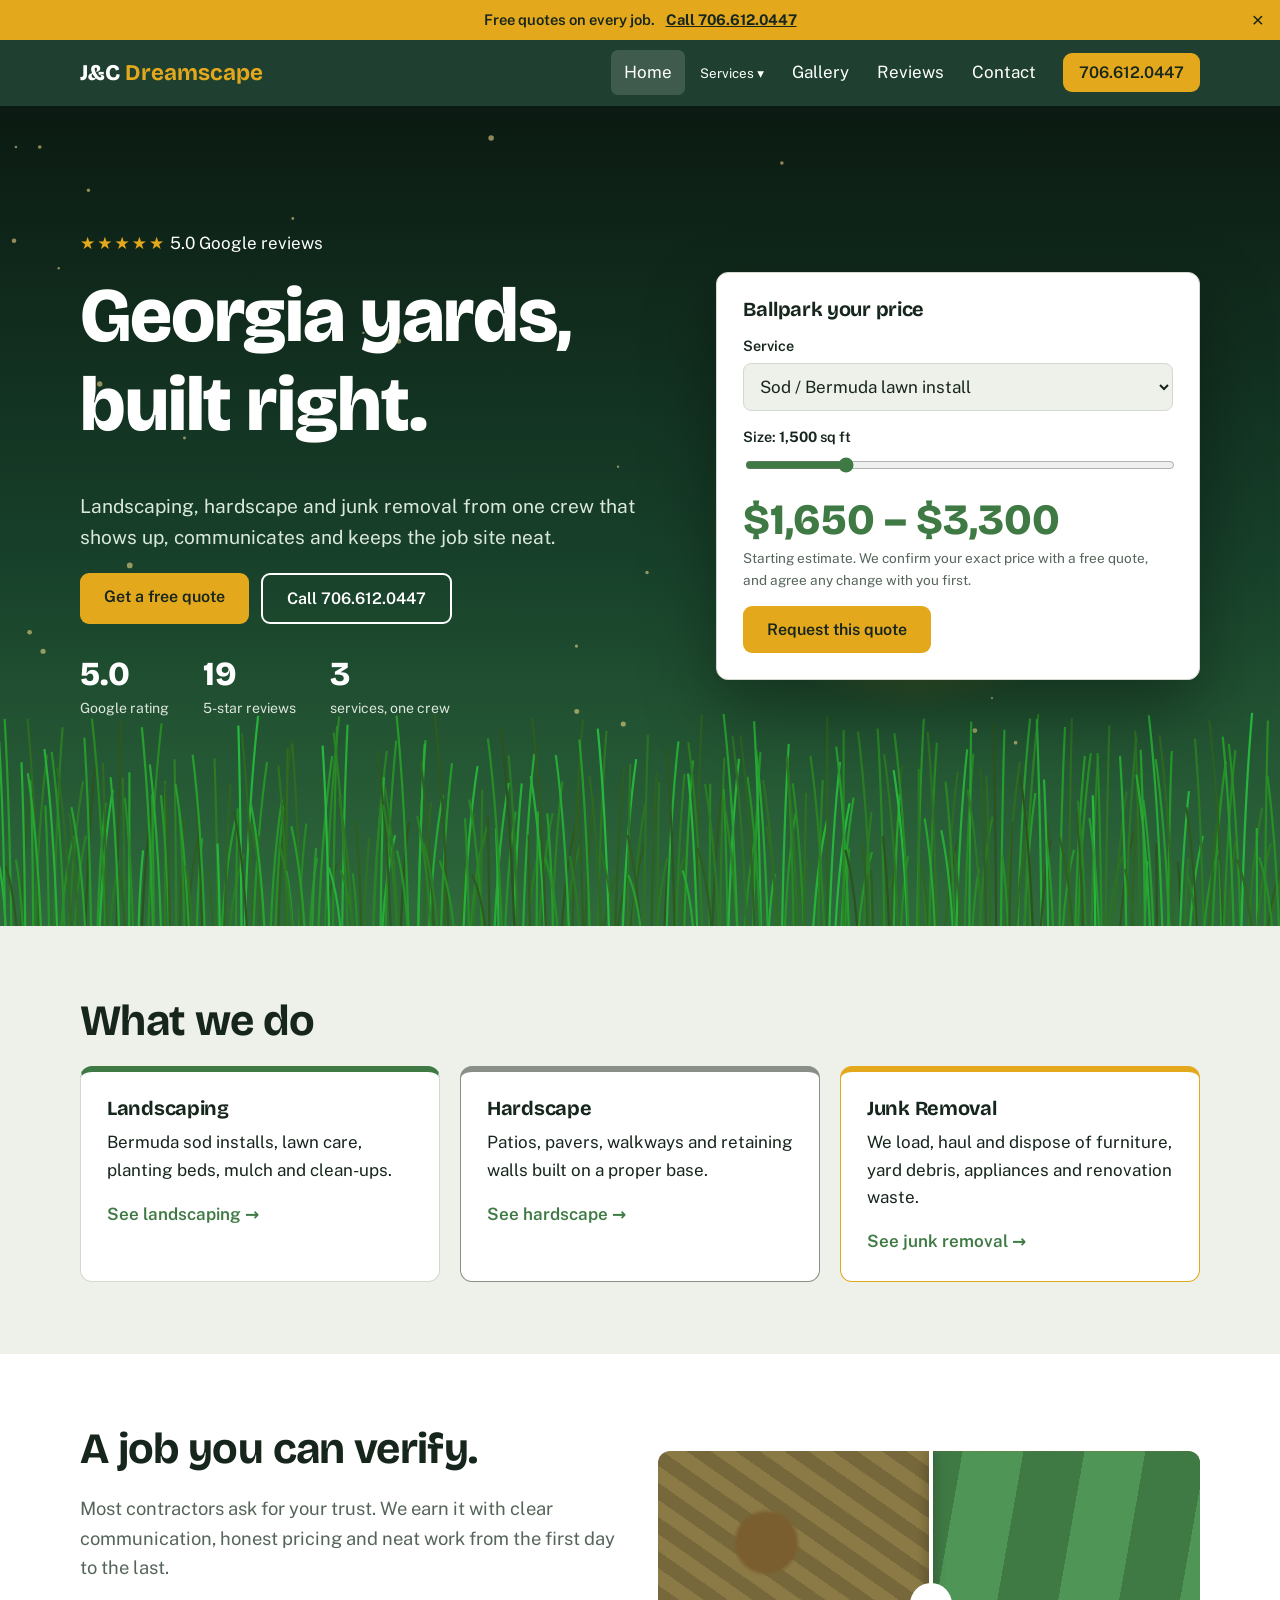
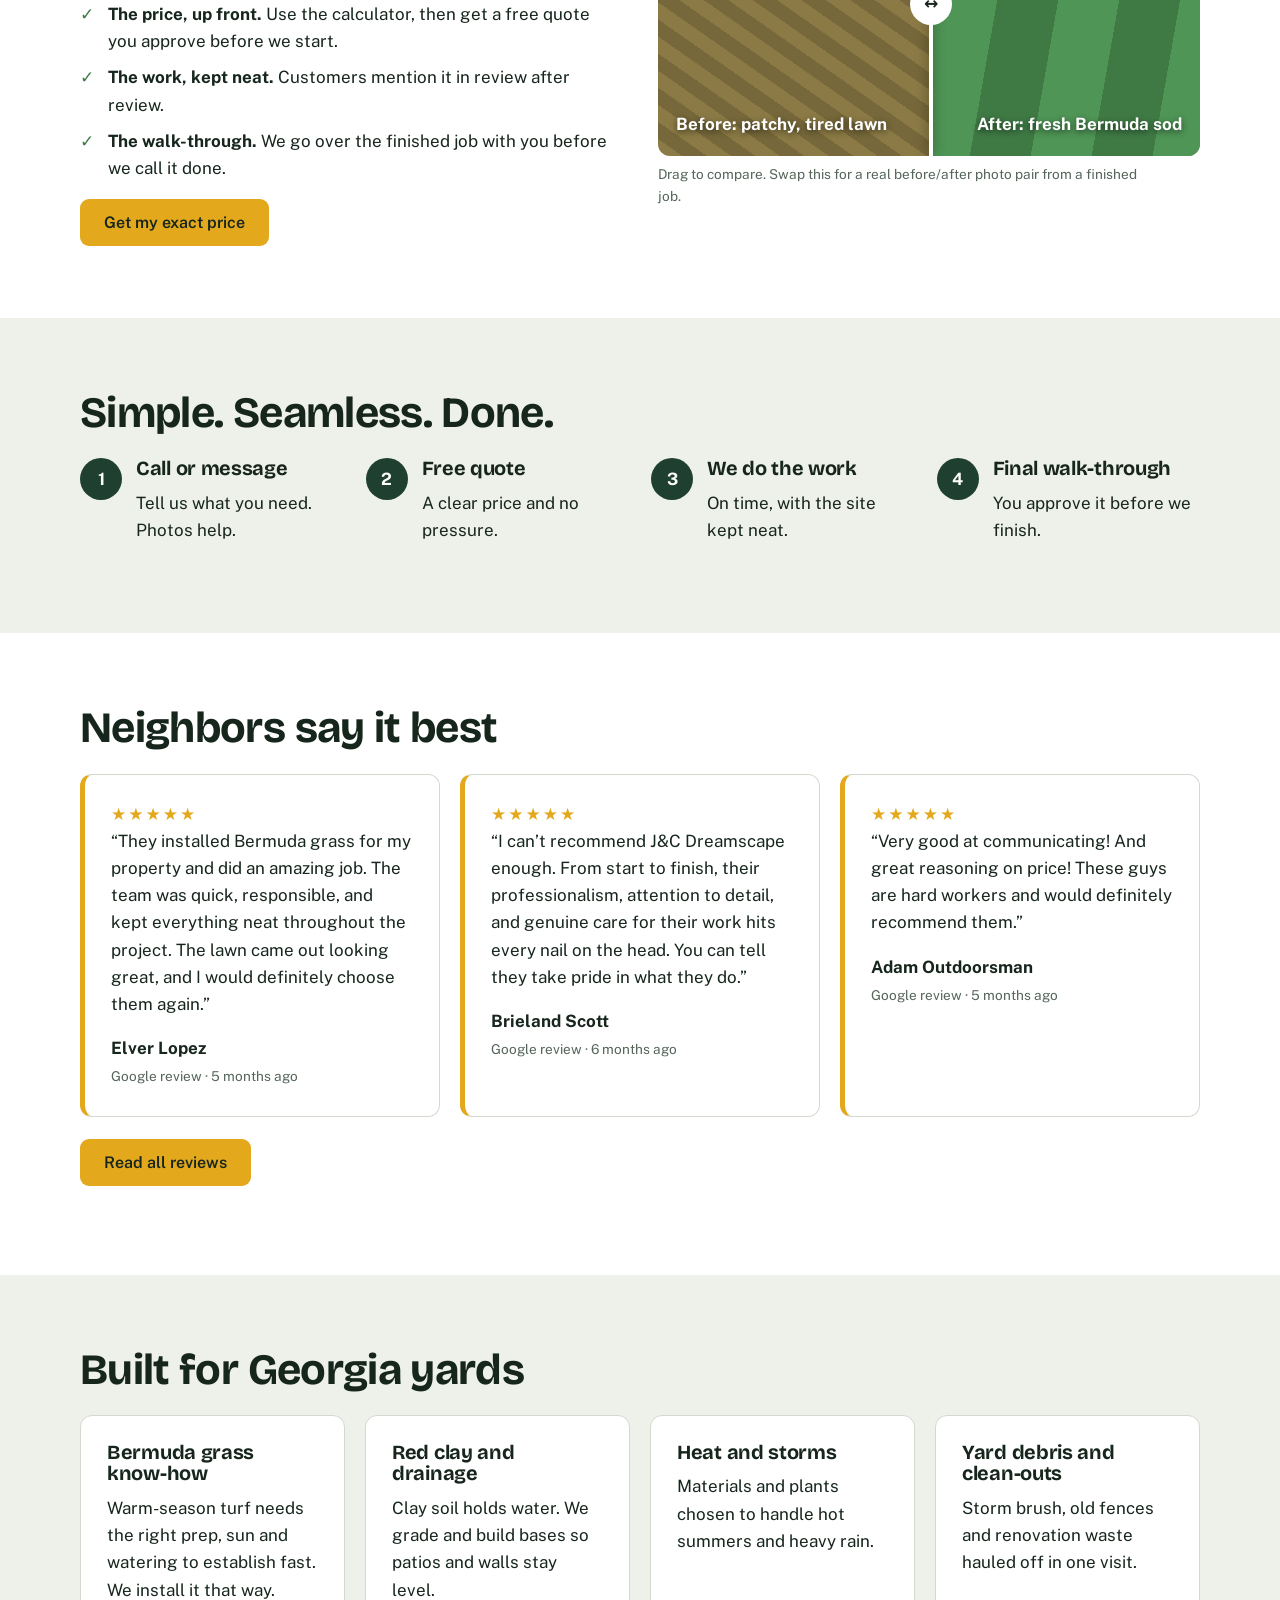
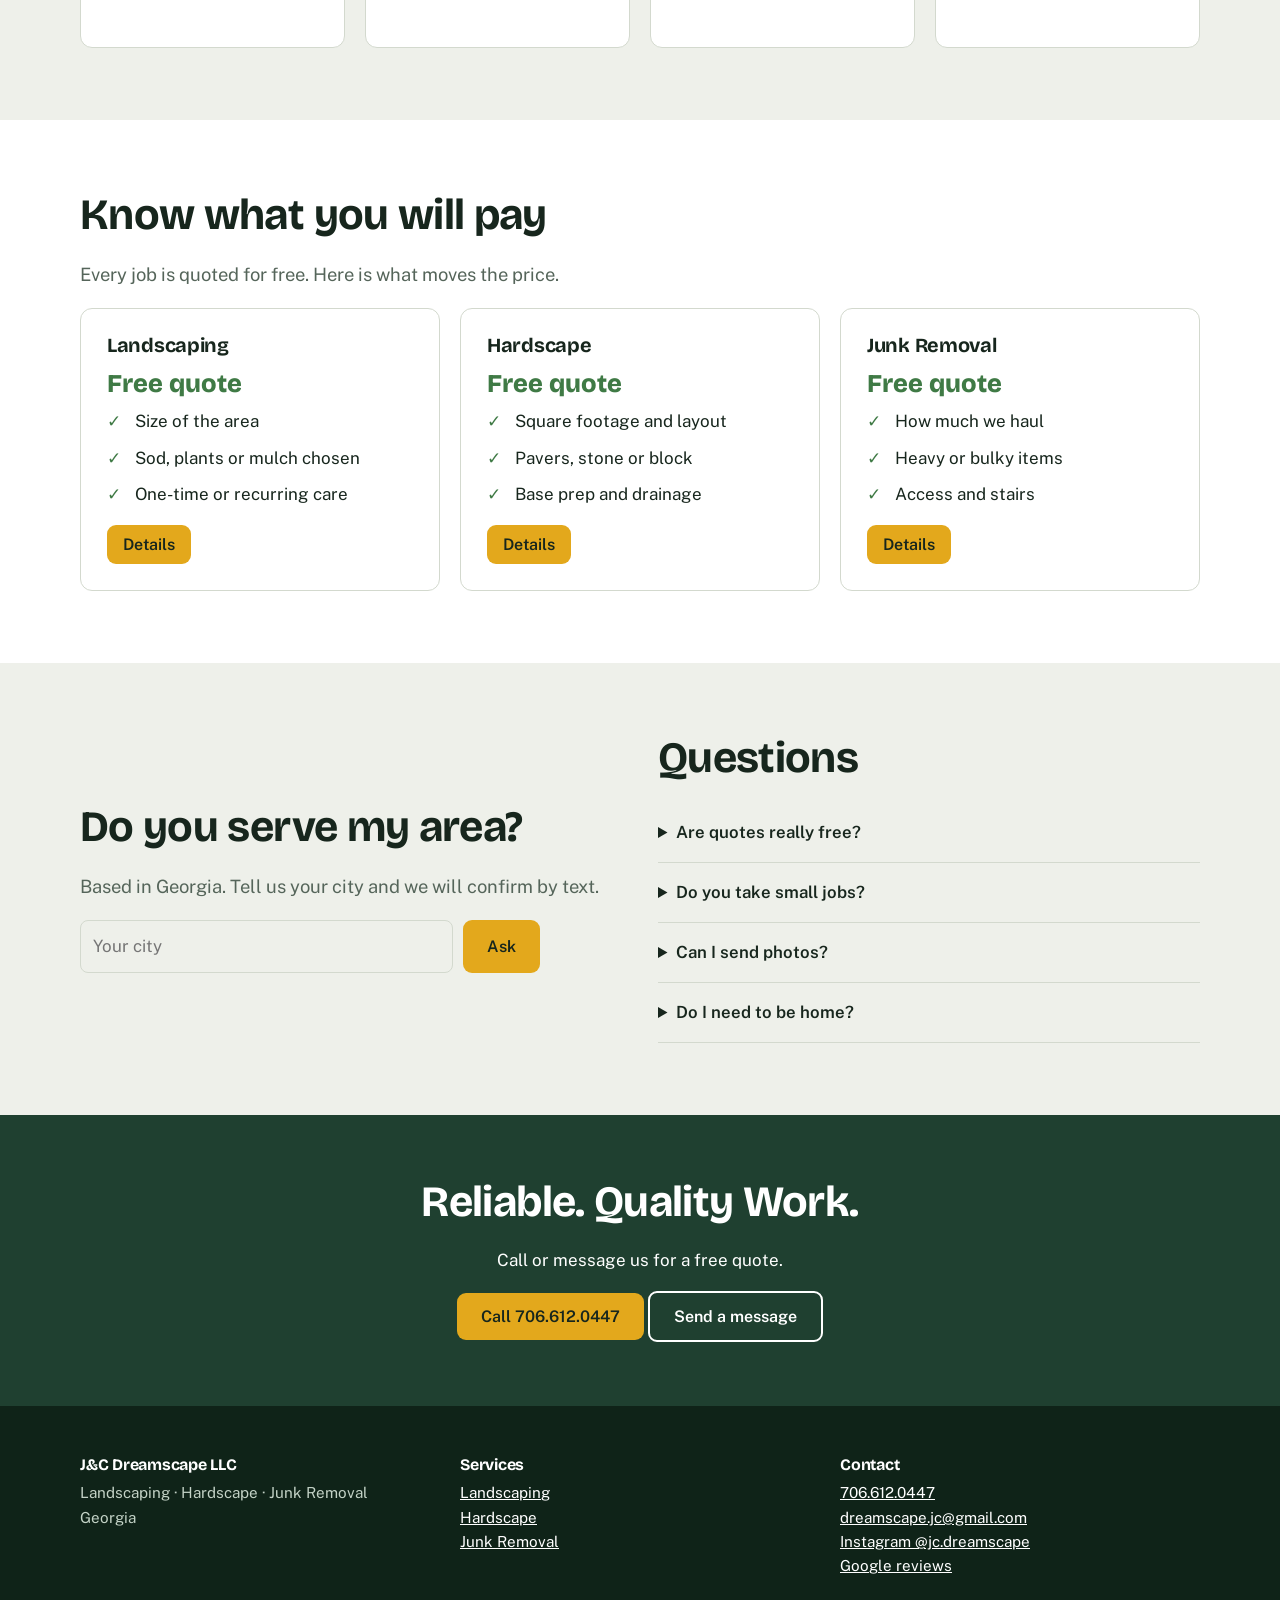
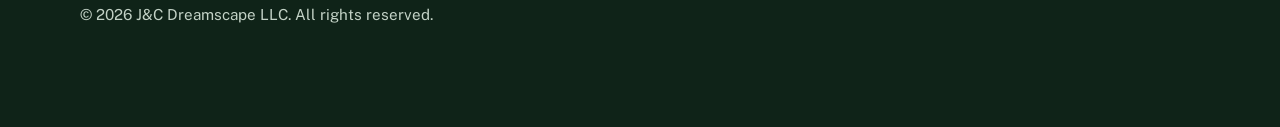
<file: index.html>
<!doctype html>
<html lang="en">
  <head>
    <meta charset="utf-8" />
    <meta
      name="viewport"
      content="width=device-width, initial-scale=1, viewport-fit=cover"
    />
    <title>
      J&C Dreamscape | Landscaping, Hardscape & Junk Removal
      in Georgia
    </title>
    <meta
      name="description"
      content="Reliable, quality landscaping, hardscape and junk removal in Georgia. 5.0 on Google. Call 706.612.0447 for a free quote."
    />
    <meta
      name="theme-color"
      content="#1f4030"
    />
    <link
      rel="preconnect"
      href="https://fonts.googleapis.com"
    />
    <link
      rel="preconnect"
      href="https://fonts.gstatic.com"
      crossorigin
    />
    <link
      href="https://fonts.googleapis.com/css2?family=Bricolage+Grotesque:wght@500;700;800&family=Public+Sans:wght@400;500;600&display=swap"
      rel="stylesheet"
    />
    <link
      rel="stylesheet"
      href="css/style.css"
    />
    <script type="application/ld+json">
      {
        "@context": "https://schema.org",
        "@type": "LandscapingBusiness",
        "name": "J&C Dreamscape LLC",
        "telephone": "+1-706-612-0447",
        "email": "dreamscape.jc@gmail.com",
        "areaServed": "Georgia",
        "aggregateRating": {
          "@type": "AggregateRating",
          "ratingValue": "5.0",
          "reviewCount": "19"
        }
      }
    </script>
  </head>
  <body data-svc="lawn">
    <a
      class="skip"
      href="#main"
      >Skip to content</a
    >

    <div class="promo">
      Free quotes on every job.
      <a href="tel:+17066120447"><b>Call 706.612.0447</b></a
      ><button aria-label="Close banner">×</button>
    </div>
    <header class="top">
      <div class="wrap">
        <a
          class="logo"
          href="index.html"
          >J&amp;C <b>Dreamscape</b></a
        >
        <button
          class="burger"
          aria-label="Menu"
          aria-expanded="false"
        >
          Menu
        </button>
        <nav
          id="nav"
          aria-label="Main"
        >
          <a
            href="index.html"
            class="on"
            >Home</a
          >

          <div class="dd">
            <button aria-expanded="false">
              Services ▾
            </button>
            <div class="menu">
              <a href="landscaping.html"
                >Landscaping<small
                  >Sod, lawn care, beds</small
                ></a
              >
              <a href="hardscape.html"
                >Hardscape<small
                  >Patios, pavers, walls</small
                ></a
              >
              <a href="junk-removal.html"
                >Junk Removal<small
                  >Haul-away and clean-outs</small
                ></a
              >
            </div>
          </div>
          <a href="gallery.html">Gallery</a>
          <a href="reviews.html">Reviews</a>
          <a href="contact.html">Contact</a>
        </nav>
        <a
          class="btn sm call"
          href="tel:+17066120447"
          >706.612.0447</a
        >
      </div>
    </header>
    <main id="main">
      <section class="hero">
        <div class="sun"></div>
        <canvas
          id="grass"
          aria-hidden="true"
        ></canvas>
        <div class="wrap">
          <div>
            <p
              class="in"
              style="--d: 0.1s"
            >
              <span class="stars">★★★★★</span> 5.0 Google
              reviews
            </p>
            <h1 data-split>Georgia yards, built right.</h1>
            <p
              class="in lead"
              style="
                --d: 1s;
                color: #dbe8dc;
                font-size: 1.2rem;
              "
            >
              Landscaping, hardscape and junk removal from
              one crew that shows up, communicates and keeps
              the job site neat.
            </p>
            <div
              class="in"
              style="
                --d: 1.2s;
                display: flex;
                gap: 12px;
                flex-wrap: wrap;
                margin-top: 20px;
              "
            >
              <a
                class="btn"
                href="contact.html#form"
                >Get a free quote</a
              ><a
                class="btn ghost"
                href="tel:+17066120447"
                >Call 706.612.0447</a
              >
            </div>
            <div
              class="stats in"
              style="--d: 1.4s"
            >
              <div>
                <b
                  data-to="5"
                  data-dec="1"
                  >0</b
                ><span>Google rating</span>
              </div>
              <div>
                <b data-to="19">0</b
                ><span>5-star reviews</span>
              </div>
              <div>
                <b data-to="3">0</b
                ><span>services, one crew</span>
              </div>
            </div>
          </div>
          <div
            class="card calc in"
            style="--d: 1.3s"
            id="quote"
          >
            <h3>Ballpark your price</h3>
            <label for="q-svc">Service</label
            ><select id="q-svc"></select>
            <label for="q-size"
              >Size: <b id="q-val"></b>
              <span id="q-unit"></span></label
            ><input
              id="q-size"
              type="range"
            />
            <div
              id="q-freq"
              style="display: none"
            >
              <label>How often?</label>
              <div class="seg">
                <button
                  data-f="once"
                  class="on"
                >
                  One-time</button
                ><button data-f="weekly">Weekly −15%</button
                ><button data-f="biweekly">
                  Bi-weekly −10%</button
                ><button data-f="monthly">
                  Monthly −5%
                </button>
              </div>
            </div>
            <div
              class="price"
              id="q-price"
            >
              $0
            </div>
            <p class="note">
              Starting estimate. We confirm your exact price
              with a free quote, and agree any change with
              you first.
            </p>
            <a
              class="btn"
              id="q-go"
              href="contact.html#form"
              >Request this quote</a
            >
          </div>
        </div>
      </section>
      <section class="sec">
        <div class="wrap">
          <h2>What we do</h2>
          <div class="grid">
            <div class="card svc rv">
              <h3>Landscaping</h3>
              <p>
                Bermuda sod installs, lawn care, planting
                beds, mulch and clean-ups.
              </p>
              <a
                class="more"
                href="landscaping.html"
                >See landscaping →</a
              >
            </div>
            <div class="card svc rv">
              <h3>Hardscape</h3>
              <p>
                Patios, pavers, walkways and retaining walls
                built on a proper base.
              </p>
              <a
                class="more"
                href="hardscape.html"
                >See hardscape →</a
              >
            </div>
            <div class="card svc rv">
              <h3>Junk Removal</h3>
              <p>
                We load, haul and dispose of furniture, yard
                debris, appliances and renovation waste.
              </p>
              <a
                class="more"
                href="junk-removal.html"
                >See junk removal →</a
              >
            </div>
          </div>
        </div>
      </section>
      <section class="sec alt">
        <div class="wrap two">
          <div>
            <h2>A job you can verify.</h2>
            <p class="lead">
              Most contractors ask for your trust. We earn
              it with clear communication, honest pricing
              and neat work from the first day to the last.
            </p>
            <ul class="tick">
              <li>
                <b>The price, up front.</b> Use the
                calculator, then get a free quote you
                approve before we start.
              </li>
              <li>
                <b>The work, kept neat.</b> Customers
                mention it in review after review.
              </li>
              <li>
                <b>The walk-through.</b> We go over the
                finished job with you before we call it
                done.
              </li>
            </ul>
            <a
              class="btn"
              href="contact.html#form"
              >Get my exact price</a
            >
          </div>
          <div>
            <div
              class="ba"
              style="--p: 50%"
            >
              <div class="b">
                Before: patchy, tired lawn
              </div>
              <div class="a">After: fresh Bermuda sod</div>
              <div class="bar"></div>
              <input
                type="range"
                min="0"
                max="100"
                value="50"
                aria-label="Drag to compare before and after"
              />
            </div>
            <p
              class="note"
              style="margin-top: 8px"
            >
              Drag to compare. Swap this for a real
              before/after photo pair from a finished job.
            </p>
          </div>
        </div>
      </section>
      <section class="sec">
        <div class="wrap">
          <h2>Simple. Seamless. Done.</h2>
          <div class="steps">
            <div class="rv">
              <h3>Call or message</h3>
              <p>Tell us what you need. Photos help.</p>
            </div>
            <div class="rv">
              <h3>Free quote</h3>
              <p>A clear price and no pressure.</p>
            </div>
            <div class="rv">
              <h3>We do the work</h3>
              <p>On time, with the site kept neat.</p>
            </div>
            <div class="rv">
              <h3>Final walk-through</h3>
              <p>You approve it before we finish.</p>
            </div>
          </div>
        </div>
      </section>
      <section class="sec alt">
        <div class="wrap">
          <h2>Neighbors say it best</h2>
          <div class="grid">
            <figure
              class="card quote rv"
              style="margin: 0"
            >
              <div class="stars">★★★★★</div>
              <p>
                “They installed Bermuda grass for my
                property and did an amazing job. The team
                was quick, responsible, and kept everything
                neat throughout the project. The lawn came
                out looking great, and I would definitely
                choose them again.”
              </p>
              <b>Elver Lopez</b><br /><span class="note"
                >Google review · 5 months ago</span
              >
            </figure>
            <figure
              class="card quote rv"
              style="margin: 0"
            >
              <div class="stars">★★★★★</div>
              <p>
                “I can’t recommend J&amp;C Dreamscape
                enough. From start to finish, their
                professionalism, attention to detail, and
                genuine care for their work hits every nail
                on the head. You can tell they take pride in
                what they do.”
              </p>
              <b>Brieland Scott</b><br /><span class="note"
                >Google review · 6 months ago</span
              >
            </figure>
            <figure
              class="card quote rv"
              style="margin: 0"
            >
              <div class="stars">★★★★★</div>
              <p>
                “Very good at communicating! And great
                reasoning on price! These guys are hard
                workers and would definitely recommend
                them.”
              </p>
              <b>Adam Outdoorsman</b><br /><span
                class="note"
                >Google review · 5 months ago</span
              >
            </figure>
          </div>
          <p style="margin-top: 22px">
            <a
              class="btn"
              href="reviews.html"
              >Read all reviews</a
            >
          </p>
        </div>
      </section>
      <section class="sec">
        <div class="wrap">
          <h2>Built for Georgia yards</h2>
          <div class="grid">
            <div class="card rv">
              <h3>Bermuda grass know-how</h3>
              <p>
                Warm-season turf needs the right prep, sun
                and watering to establish fast. We install
                it that way.
              </p>
            </div>
            <div class="card rv">
              <h3>Red clay and drainage</h3>
              <p>
                Clay soil holds water. We grade and build
                bases so patios and walls stay level.
              </p>
            </div>
            <div class="card rv">
              <h3>Heat and storms</h3>
              <p>
                Materials and plants chosen to handle hot
                summers and heavy rain.
              </p>
            </div>
            <div class="card rv">
              <h3>Yard debris and clean-outs</h3>
              <p>
                Storm brush, old fences and renovation waste
                hauled off in one visit.
              </p>
            </div>
          </div>
        </div>
      </section>
      <section class="sec alt">
        <div class="wrap">
          <h2>Know what you will pay</h2>
          <p class="lead">
            Every job is quoted for free. Here is what moves
            the price.
          </p>
          <div class="grid">
            <div class="card">
              <h3>Landscaping</h3>
              <p
                class="price"
                style="font-size: 1.6rem"
              >
                Free quote
              </p>
              <ul class="tick">
                <li>Size of the area</li>
                <li>Sod, plants or mulch chosen</li>
                <li>One-time or recurring care</li>
              </ul>
              <a
                class="btn sm"
                href="landscaping.html"
                >Details</a
              >
            </div>
            <div class="card">
              <h3>Hardscape</h3>
              <p
                class="price"
                style="font-size: 1.6rem"
              >
                Free quote
              </p>
              <ul class="tick">
                <li>Square footage and layout</li>
                <li>Pavers, stone or block</li>
                <li>Base prep and drainage</li>
              </ul>
              <a
                class="btn sm"
                href="hardscape.html"
                >Details</a
              >
            </div>
            <div class="card">
              <h3>Junk Removal</h3>
              <p
                class="price"
                style="font-size: 1.6rem"
              >
                Free quote
              </p>
              <ul class="tick">
                <li>How much we haul</li>
                <li>Heavy or bulky items</li>
                <li>Access and stairs</li>
              </ul>
              <a
                class="btn sm"
                href="junk-removal.html"
                >Details</a
              >
            </div>
          </div>
        </div>
      </section>
      <section class="sec">
        <div class="wrap two">
          <div>
            <h2>Do you serve my area?</h2>
            <p class="lead">
              Based in Georgia. Tell us your city and we
              will confirm by text.
            </p>
            <form
              id="area"
              style="
                display: flex;
                gap: 10px;
                max-width: 460px;
              "
            >
              <input
                id="area-c"
                placeholder="Your city"
                required
                aria-label="Your city"
              /><button
                class="btn"
                type="submit"
              >
                Ask
              </button>
            </form>
            <!-- EDIT: add the cities J&C serves as chips here -->
          </div>
          <div>
            <h2>Questions</h2>
            <details>
              <summary>Are quotes really free?</summary>
              <p>
                Yes. Call or message us and we will price
                your job at no cost.
              </p>
            </details>
            <details>
              <summary>Do you take small jobs?</summary>
              <p>
                Yes. One patio, one truck load or one yard
                refresh are all fine.
              </p>
            </details>
            <details>
              <summary>Can I send photos?</summary>
              <p>
                Please do. Text photos to 706.612.0447 for a
                faster quote.
              </p>
            </details>
            <details>
              <summary>Do I need to be home?</summary>
              <p>
                Not always. Tell us how to access the
                property and we will confirm the plan with
                you.
              </p>
            </details>
          </div>
        </div>
      </section>
    </main>
    <section class="band">
      <div class="wrap">
        <h2>Reliable. Quality Work.</h2>
        <p>Call or message us for a free quote.</p>
        <a
          class="btn"
          href="tel:+17066120447"
          >Call 706.612.0447</a
        >
        <a
          class="btn ghost"
          href="contact.html#form"
          >Send a message</a
        >
      </div>
    </section>
    <footer>
      <div class="wrap grid">
        <div>
          <h3>J&amp;C Dreamscape LLC</h3>
          <p>
            Landscaping · Hardscape · Junk Removal<br />Georgia
          </p>
        </div>
        <div>
          <h3>Services</h3>
          <a href="landscaping.html">Landscaping</a><br /><a
            href="hardscape.html"
            >Hardscape</a
          ><br /><a href="junk-removal.html"
            >Junk Removal</a
          >
        </div>
        <div>
          <h3>Contact</h3>
          <a href="tel:+17066120447">706.612.0447</a
          ><br /><a href="mailto:dreamscape.jc@gmail.com"
            >dreamscape.jc@gmail.com</a
          ><br /><a
            href="https://www.instagram.com/jc.dreamscape"
            rel="noopener"
            >Instagram @jc.dreamscape</a
          ><br /><a
            href="https://www.google.com/maps/search/J%26C+Dreamscape+LLC"
            rel="noopener"
            >Google reviews</a
          >
        </div>
      </div>
      <div
        class="wrap"
        style="margin-top: 24px"
      >
        © <span data-year></span> J&amp;C Dreamscape LLC.
        All rights reserved.
      </div>
    </footer>
    <div class="sticky">
      <a
        class="btn"
        href="tel:+17066120447"
        >Call now</a
      ><a
        class="btn ghost"
        style="color: #fff"
        href="contact.html#form"
        >Free quote</a
      >
    </div>
    <div
      class="modal"
      id="pop"
      role="dialog"
      aria-modal="true"
      aria-label="Free quote"
    >
      <div class="card">
        <button
          class="x"
          aria-label="Close"
        >
          ×
        </button>
        <h3>Before you go: a free quote is a call away.</h3>
        <p>
          Send a photo of your yard or the pile you want
          gone and we will price it, no pressure.
        </p>
        <a
          class="btn"
          href="contact.html#form"
          >Get my free quote</a
        >
        <button
          class="btn ghost sm"
          data-close
        >
          No thanks
        </button>
      </div>
    </div>
    <script src="js/script.js"></script>
  </body>
</html>
</file>
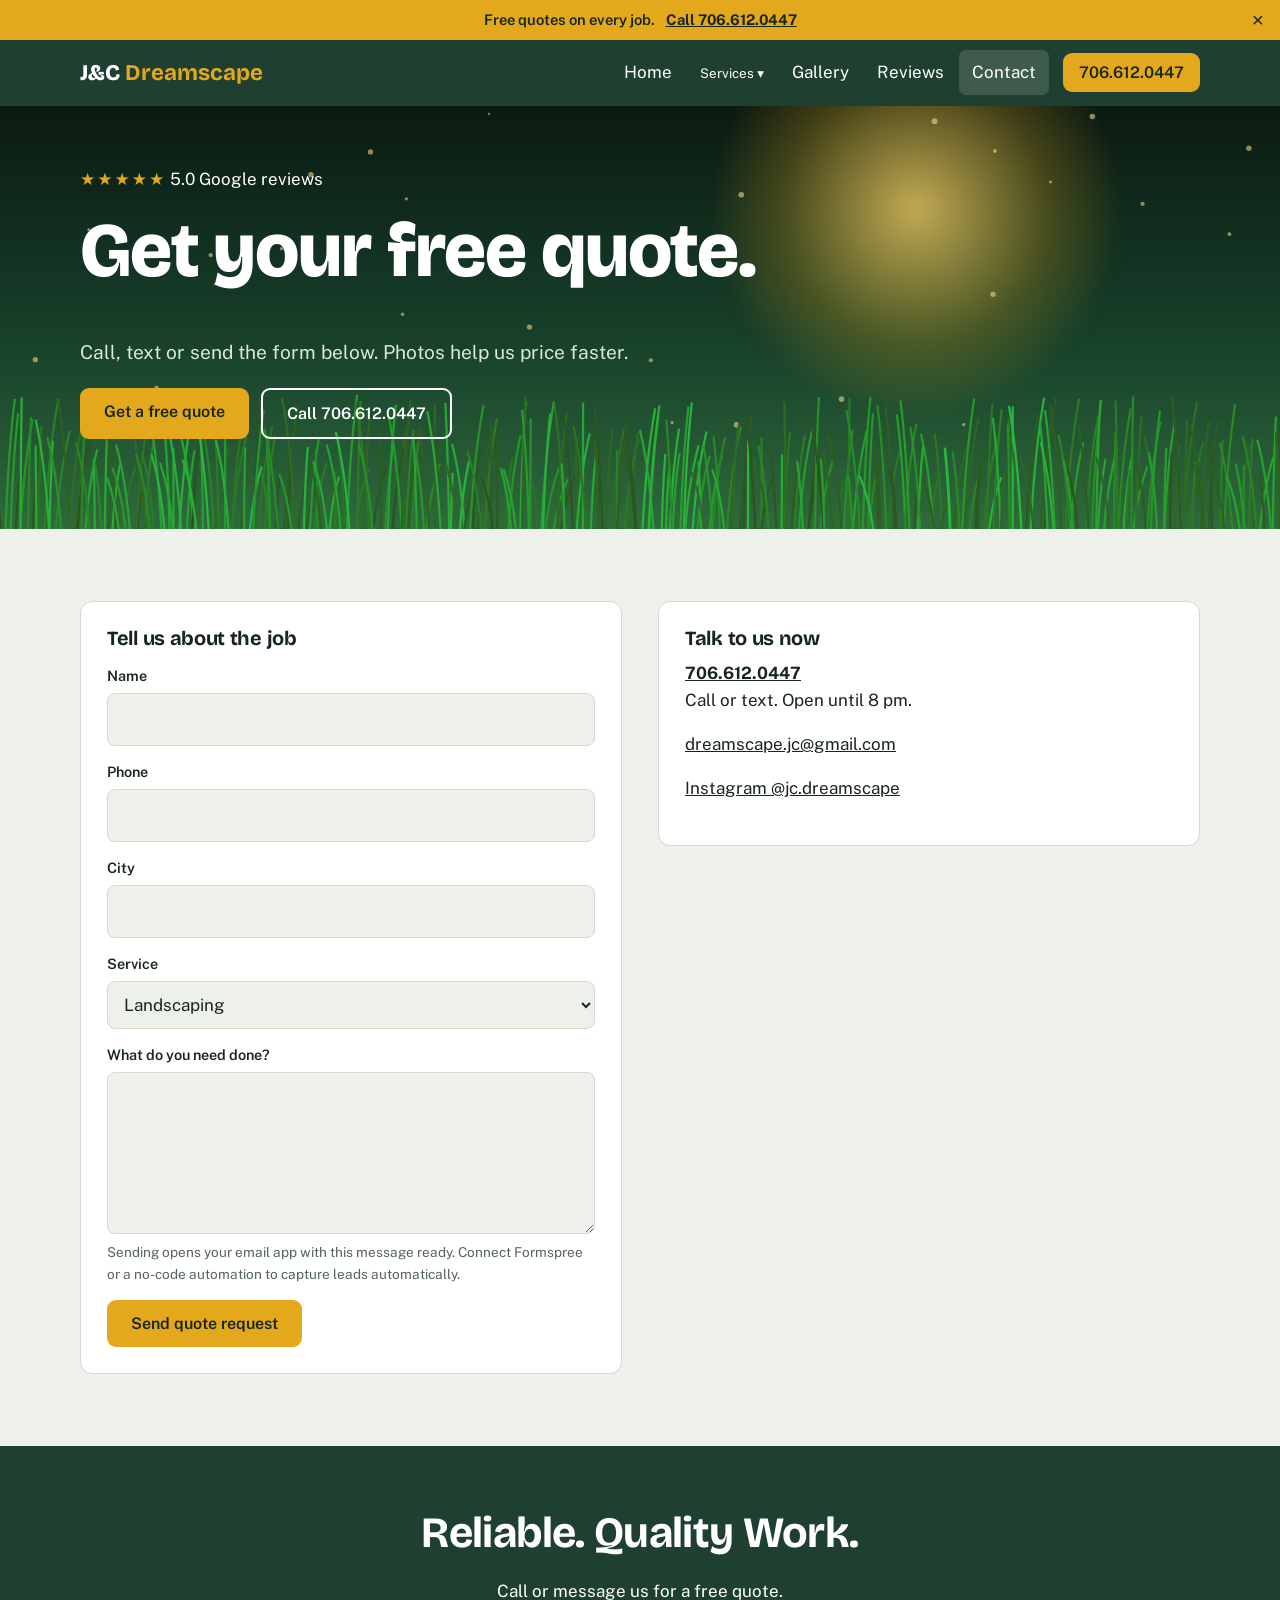
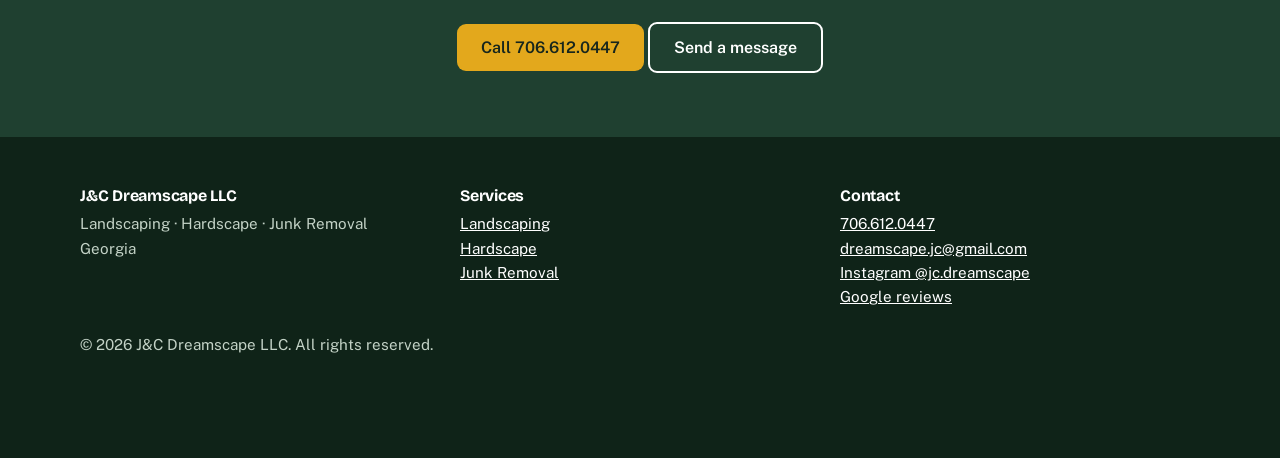
<file: contact.html>
<!doctype html>
<html lang="en">
  <head>
    <meta charset="utf-8" />
    <meta
      name="viewport"
      content="width=device-width, initial-scale=1, viewport-fit=cover"
    />
    <title>Contact & Free Quote | J&C Dreamscape</title>
    <meta
      name="description"
      content="Call or message J&C Dreamscape for a free quote."
    />
    <meta
      name="theme-color"
      content="#1f4030"
    />
    <link
      rel="preconnect"
      href="https://fonts.googleapis.com"
    />
    <link
      rel="preconnect"
      href="https://fonts.gstatic.com"
      crossorigin
    />
    <link
      href="https://fonts.googleapis.com/css2?family=Bricolage+Grotesque:wght@500;700;800&family=Public+Sans:wght@400;500;600&display=swap"
      rel="stylesheet"
    />
    <link
      rel="stylesheet"
      href="css/style.css"
    />
    <script type="application/ld+json">
      {
        "@context": "https://schema.org",
        "@type": "LandscapingBusiness",
        "name": "J&C Dreamscape LLC",
        "telephone": "+1-706-612-0447",
        "email": "dreamscape.jc@gmail.com",
        "areaServed": "Georgia",
        "aggregateRating": {
          "@type": "AggregateRating",
          "ratingValue": "5.0",
          "reviewCount": "19"
        }
      }
    </script>
  </head>
  <body data-svc="lawn">
    <a
      class="skip"
      href="#main"
      >Skip to content</a
    >
    <div class="promo">
      Free quotes on every job.
      <a href="tel:+17066120447"><b>Call 706.612.0447</b></a
      ><button aria-label="Close banner">×</button>
    </div>
    <header class="top">
      <div class="wrap">
        <a
          class="logo"
          href="index.html"
          >J&amp;C <b>Dreamscape</b></a
        >
        <button
          class="burger"
          aria-label="Menu"
          aria-expanded="false"
        >
          Menu
        </button>
        <nav
          id="nav"
          aria-label="Main"
        >
          <a href="index.html">Home</a>
          <div class="dd">
            <button aria-expanded="false">
              Services ▾
            </button>
            <div class="menu">
              <a href="landscaping.html"
                >Landscaping<small
                  >Sod, lawn care, beds</small
                ></a
              >
              <a href="hardscape.html"
                >Hardscape<small
                  >Patios, pavers, walls</small
                ></a
              >
              <a href="junk-removal.html"
                >Junk Removal<small
                  >Haul-away and clean-outs</small
                ></a
              >
            </div>
          </div>
          <a href="gallery.html">Gallery</a
          ><a href="reviews.html">Reviews</a
          ><a
            href="contact.html"
            class="on"
            >Contact</a
          >
        </nav>
        <a
          class="btn sm call"
          href="tel:+17066120447"
          >706.612.0447</a
        >
      </div>
    </header>
    <main id="main">
      <section class="hero short">
        <div class="sun"></div>
        <canvas
          id="grass"
          aria-hidden="true"
        ></canvas>
        <div class="wrap">
          <div>
            <p
              class="in"
              style="--d: 0.1s"
            >
              <span class="stars">★★★★★</span> 5.0 Google
              reviews
            </p>
            <h1 data-split>Get your free quote.</h1>
            <p
              class="in lead"
              style="
                --d: 1s;
                color: #dbe8dc;
                font-size: 1.2rem;
              "
            >
              Call, text or send the form below. Photos help
              us price faster.
            </p>
            <div
              class="in"
              style="
                --d: 1.2s;
                display: flex;
                gap: 12px;
                flex-wrap: wrap;
                margin-top: 20px;
              "
            >
              <a
                class="btn"
                href="contact.html#form"
                >Get a free quote</a
              ><a
                class="btn ghost"
                href="tel:+17066120447"
                >Call 706.612.0447</a
              >
            </div>
          </div>
        </div>
      </section>
      <section class="sec">
        <div
          class="wrap two"
          style="align-items: start"
        >
          <form
            class="card"
            id="form"
          >
            <h3>Tell us about the job</h3>
            <label for="f-n">Name</label
            ><input
              id="f-n"
              required
              autocomplete="name"
            /><label for="f-p">Phone</label
            ><input
              id="f-p"
              type="tel"
              required
              autocomplete="tel"
            />
            <label for="f-c">City</label
            ><input
              id="f-c"
              autocomplete="address-level2"
            /><label for="f-s">Service</label
            ><select id="f-s">
              <option>Landscaping</option>
              <option>Hardscape</option>
              <option>Junk Removal</option>
              <option>Not sure yet</option>
            </select>
            <label for="f-m">What do you need done?</label
            ><textarea
              id="f-m"
              rows="5"
              required
            ></textarea>
            <p class="note">
              Sending opens your email app with this message
              ready. Connect Formspree or a no-code
              automation to capture leads automatically.
            </p>
            <button
              class="btn"
              type="submit"
            >
              Send quote request
            </button>
          </form>
          <div class="card">
            <h3>Talk to us now</h3>
            <p>
              <a href="tel:+17066120447"
                ><b>706.612.0447</b></a
              ><br />Call or text. Open until 8 pm.
            </p>
            <p>
              <a href="mailto:dreamscape.jc@gmail.com"
                >dreamscape.jc@gmail.com</a
              >
            </p>
            <p>
              <a
                href="https://www.instagram.com/jc.dreamscape"
                rel="noopener"
                >Instagram @jc.dreamscape</a
              >
            </p>
          </div>
        </div>
      </section>
    </main>
    <section class="band">
      <div class="wrap">
        <h2>Reliable. Quality Work.</h2>
        <p>Call or message us for a free quote.</p>
        <a
          class="btn"
          href="tel:+17066120447"
          >Call 706.612.0447</a
        >
        <a
          class="btn ghost"
          href="contact.html#form"
          >Send a message</a
        >
      </div>
    </section>
    <footer>
      <div class="wrap grid">
        <div>
          <h3>J&amp;C Dreamscape LLC</h3>
          <p>
            Landscaping · Hardscape · Junk Removal<br />Georgia
          </p>
        </div>
        <div>
          <h3>Services</h3>
          <a href="landscaping.html">Landscaping</a><br /><a
            href="hardscape.html"
            >Hardscape</a
          ><br /><a href="junk-removal.html"
            >Junk Removal</a
          >
        </div>
        <div>
          <h3>Contact</h3>
          <a href="tel:+17066120447">706.612.0447</a
          ><br /><a href="mailto:dreamscape.jc@gmail.com"
            >dreamscape.jc@gmail.com</a
          ><br /><a
            href="https://www.instagram.com/jc.dreamscape"
            rel="noopener"
            >Instagram @jc.dreamscape</a
          ><br /><a
            href="https://www.google.com/maps/search/J%26C+Dreamscape+LLC"
            rel="noopener"
            >Google reviews</a
          >
        </div>
      </div>
      <div
        class="wrap"
        style="margin-top: 24px"
      >
        © <span data-year></span> J&amp;C Dreamscape LLC.
        All rights reserved.
      </div>
    </footer>
    <div class="sticky">
      <a
        class="btn"
        href="tel:+17066120447"
        >Call now</a
      ><a
        class="btn ghost"
        style="color: #fff"
        href="contact.html#form"
        >Free quote</a
      >
    </div>
    <div
      class="modal"
      id="pop"
      role="dialog"
      aria-modal="true"
      aria-label="Free quote"
    >
      <div class="card">
        <button
          class="x"
          aria-label="Close"
        >
          ×
        </button>
        <h3>Before you go: a free quote is a call away.</h3>
        <p>
          Send a photo of your yard or the pile you want
          gone and we will price it, no pressure.
        </p>
        <a
          class="btn"
          href="contact.html#form"
          >Get my free quote</a
        >
        <button
          class="btn ghost sm"
          data-close
        >
          No thanks
        </button>
      </div>
    </div>
    <script src="js/script.js"></script>
  </body>
</html>
</file>
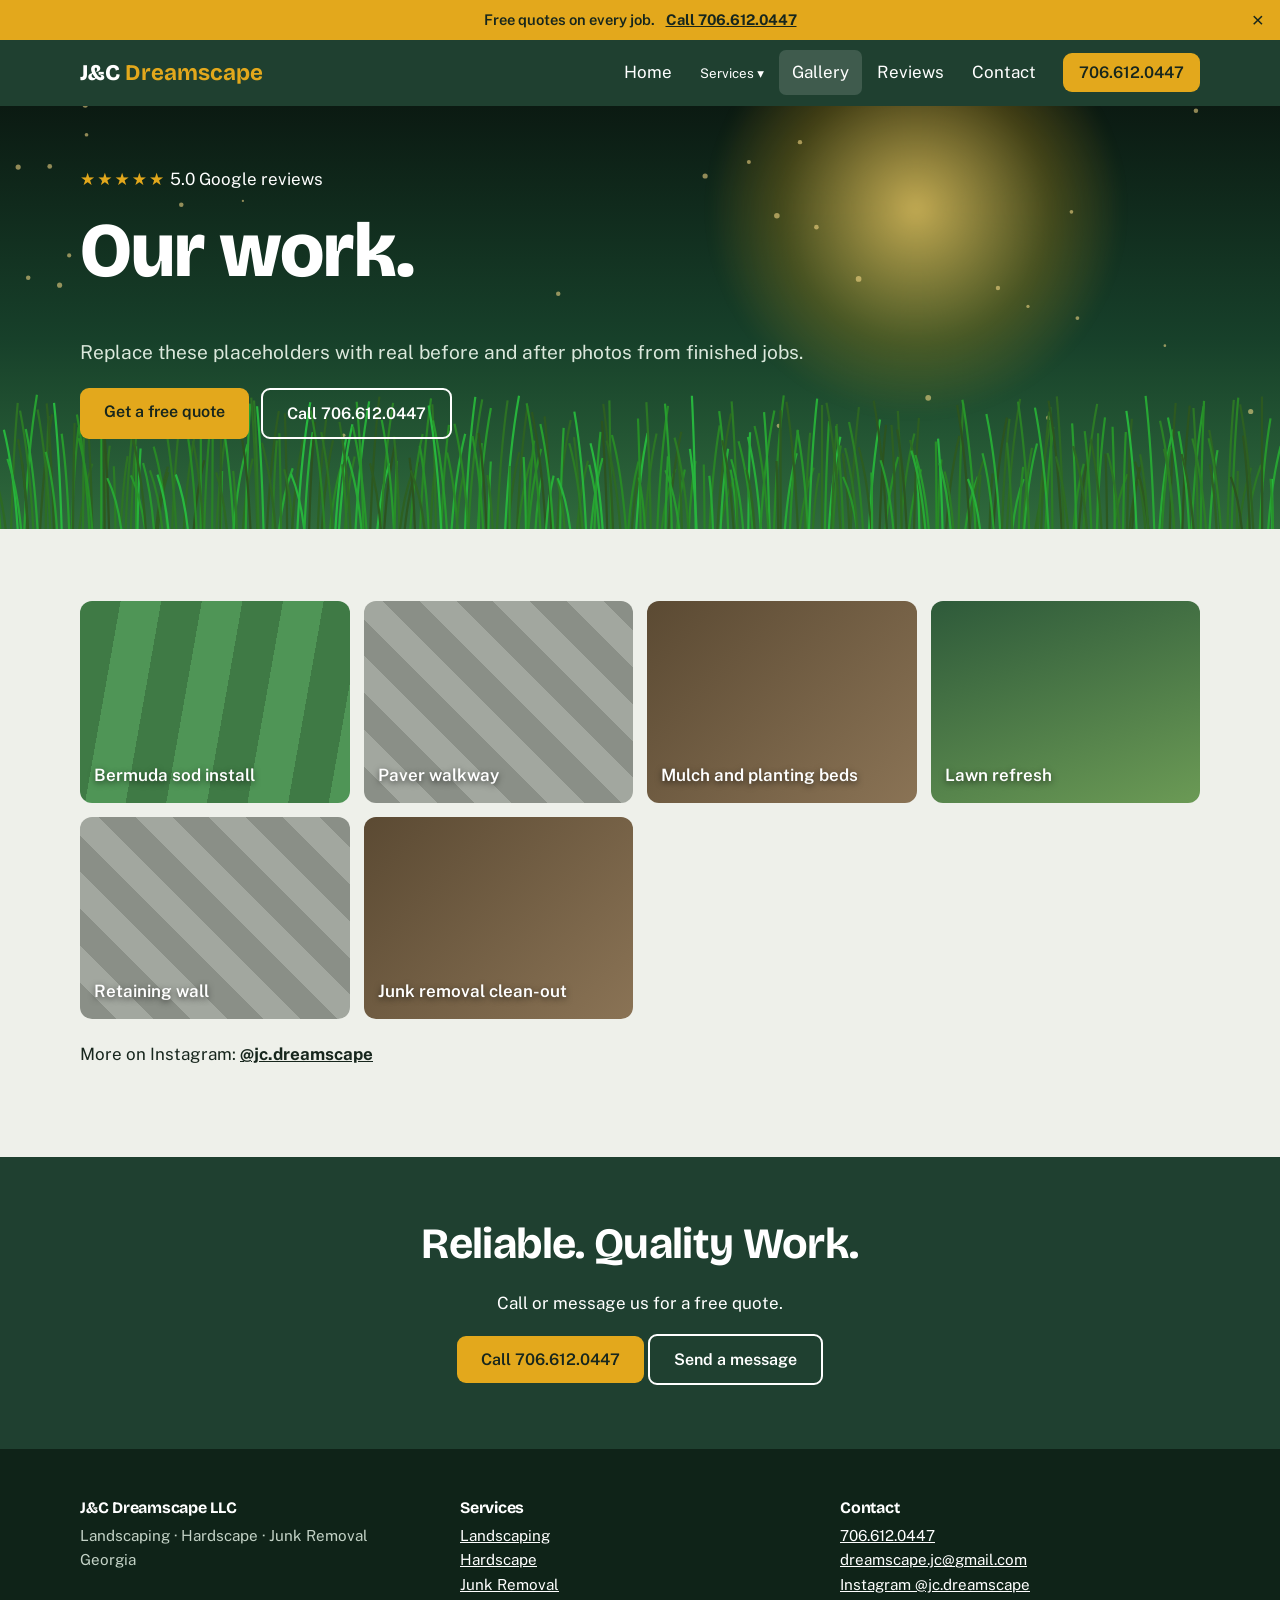
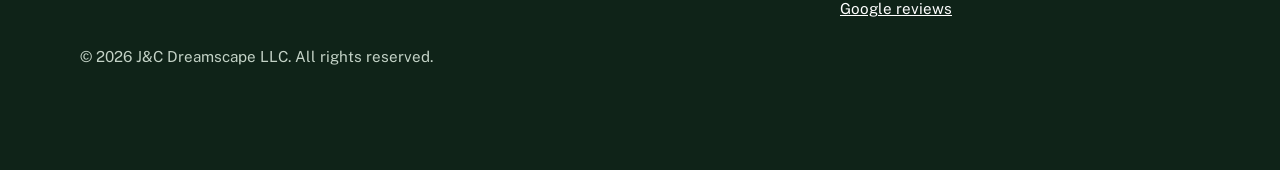
<file: gallery.html>
<!doctype html>
<html lang="en">
  <head>
    <meta charset="utf-8" />
    <meta
      name="viewport"
      content="width=device-width, initial-scale=1, viewport-fit=cover"
    />
    <title>Project Gallery | J&C Dreamscape</title>
    <meta
      name="description"
      content="Landscaping, hardscape and junk removal projects by J&C Dreamscape."
    />
    <meta
      name="theme-color"
      content="#1f4030"
    />
    <link
      rel="preconnect"
      href="https://fonts.googleapis.com"
    />
    <link
      rel="preconnect"
      href="https://fonts.gstatic.com"
      crossorigin
    />
    <link
      href="https://fonts.googleapis.com/css2?family=Bricolage+Grotesque:wght@500;700;800&family=Public+Sans:wght@400;500;600&display=swap"
      rel="stylesheet"
    />
    <link
      rel="stylesheet"
      href="css/style.css"
    />
    <script type="application/ld+json">
      {
        "@context": "https://schema.org",
        "@type": "LandscapingBusiness",
        "name": "J&C Dreamscape LLC",
        "telephone": "+1-706-612-0447",
        "email": "dreamscape.jc@gmail.com",
        "areaServed": "Georgia",
        "aggregateRating": {
          "@type": "AggregateRating",
          "ratingValue": "5.0",
          "reviewCount": "19"
        }
      }
    </script>
  </head>
  <body data-svc="lawn">
    <a
      class="skip"
      href="#main"
      >Skip to content</a
    >
    <div class="promo">
      Free quotes on every job.
      <a href="tel:+17066120447"><b>Call 706.612.0447</b></a
      ><button aria-label="Close banner">×</button>
    </div>
    <header class="top">
      <div class="wrap">
        <a
          class="logo"
          href="index.html"
          >J&amp;C <b>Dreamscape</b></a
        >
        <button
          class="burger"
          aria-label="Menu"
          aria-expanded="false"
        >
          Menu
        </button>
        <nav
          id="nav"
          aria-label="Main"
        >
          <a href="index.html">Home</a>
          <div class="dd">
            <button aria-expanded="false">
              Services ▾
            </button>
            <div class="menu">
              <a href="landscaping.html"
                >Landscaping<small
                  >Sod, lawn care, beds</small
                ></a
              >
              <a href="hardscape.html"
                >Hardscape<small
                  >Patios, pavers, walls</small
                ></a
              >
              <a href="junk-removal.html"
                >Junk Removal<small
                  >Haul-away and clean-outs</small
                ></a
              >
            </div>
          </div>
          <a
            href="gallery.html"
            class="on"
            >Gallery</a
          ><a href="reviews.html">Reviews</a
          ><a href="contact.html">Contact</a>
        </nav>
        <a
          class="btn sm call"
          href="tel:+17066120447"
          >706.612.0447</a
        >
      </div>
    </header>
    <main id="main">
      <section class="hero short">
        <div class="sun"></div>
        <canvas
          id="grass"
          aria-hidden="true"
        ></canvas>
        <div class="wrap">
          <div>
            <p
              class="in"
              style="--d: 0.1s"
            >
              <span class="stars">★★★★★</span> 5.0 Google
              reviews
            </p>
            <h1 data-split>Our work.</h1>
            <p
              class="in lead"
              style="
                --d: 1s;
                color: #dbe8dc;
                font-size: 1.2rem;
              "
            >
              Replace these placeholders with real before
              and after photos from finished jobs.
            </p>
            <div
              class="in"
              style="
                --d: 1.2s;
                display: flex;
                gap: 12px;
                flex-wrap: wrap;
                margin-top: 20px;
              "
            >
              <a
                class="btn"
                href="contact.html#form"
                >Get a free quote</a
              ><a
                class="btn ghost"
                href="tel:+17066120447"
                >Call 706.612.0447</a
              >
            </div>
          </div>
        </div>
      </section>
      <section class="sec">
        <div class="wrap">
          <div class="gal">
            <div class="g1 rv">Bermuda sod install</div>
            <div class="g2 rv">Paver walkway</div>
            <div class="g3 rv">Mulch and planting beds</div>
            <div class="g4 rv">Lawn refresh</div>
            <div class="g2 rv">Retaining wall</div>
            <div class="g3 rv">Junk removal clean-out</div>
          </div>
          <p style="margin-top: 22px">
            More on Instagram:
            <a
              href="https://www.instagram.com/jc.dreamscape"
              rel="noopener"
              ><b>@jc.dreamscape</b></a
            >
          </p>
        </div>
      </section>
    </main>
    <section class="band">
      <div class="wrap">
        <h2>Reliable. Quality Work.</h2>
        <p>Call or message us for a free quote.</p>
        <a
          class="btn"
          href="tel:+17066120447"
          >Call 706.612.0447</a
        >
        <a
          class="btn ghost"
          href="contact.html#form"
          >Send a message</a
        >
      </div>
    </section>
    <footer>
      <div class="wrap grid">
        <div>
          <h3>J&amp;C Dreamscape LLC</h3>
          <p>
            Landscaping · Hardscape · Junk Removal<br />Georgia
          </p>
        </div>
        <div>
          <h3>Services</h3>
          <a href="landscaping.html">Landscaping</a><br /><a
            href="hardscape.html"
            >Hardscape</a
          ><br /><a href="junk-removal.html"
            >Junk Removal</a
          >
        </div>
        <div>
          <h3>Contact</h3>
          <a href="tel:+17066120447">706.612.0447</a
          ><br /><a href="mailto:dreamscape.jc@gmail.com"
            >dreamscape.jc@gmail.com</a
          ><br /><a
            href="https://www.instagram.com/jc.dreamscape"
            rel="noopener"
            >Instagram @jc.dreamscape</a
          ><br /><a
            href="https://www.google.com/maps/search/J%26C+Dreamscape+LLC"
            rel="noopener"
            >Google reviews</a
          >
        </div>
      </div>
      <div
        class="wrap"
        style="margin-top: 24px"
      >
        © <span data-year></span> J&amp;C Dreamscape LLC.
        All rights reserved.
      </div>
    </footer>
    <div class="sticky">
      <a
        class="btn"
        href="tel:+17066120447"
        >Call now</a
      ><a
        class="btn ghost"
        style="color: #fff"
        href="contact.html#form"
        >Free quote</a
      >
    </div>
    <div
      class="modal"
      id="pop"
      role="dialog"
      aria-modal="true"
      aria-label="Free quote"
    >
      <div class="card">
        <button
          class="x"
          aria-label="Close"
        >
          ×
        </button>
        <h3>Before you go: a free quote is a call away.</h3>
        <p>
          Send a photo of your yard or the pile you want
          gone and we will price it, no pressure.
        </p>
        <a
          class="btn"
          href="contact.html#form"
          >Get my free quote</a
        >
        <button
          class="btn ghost sm"
          data-close
        >
          No thanks
        </button>
      </div>
    </div>
    <script src="js/script.js"></script>
  </body>
</html>
</file>
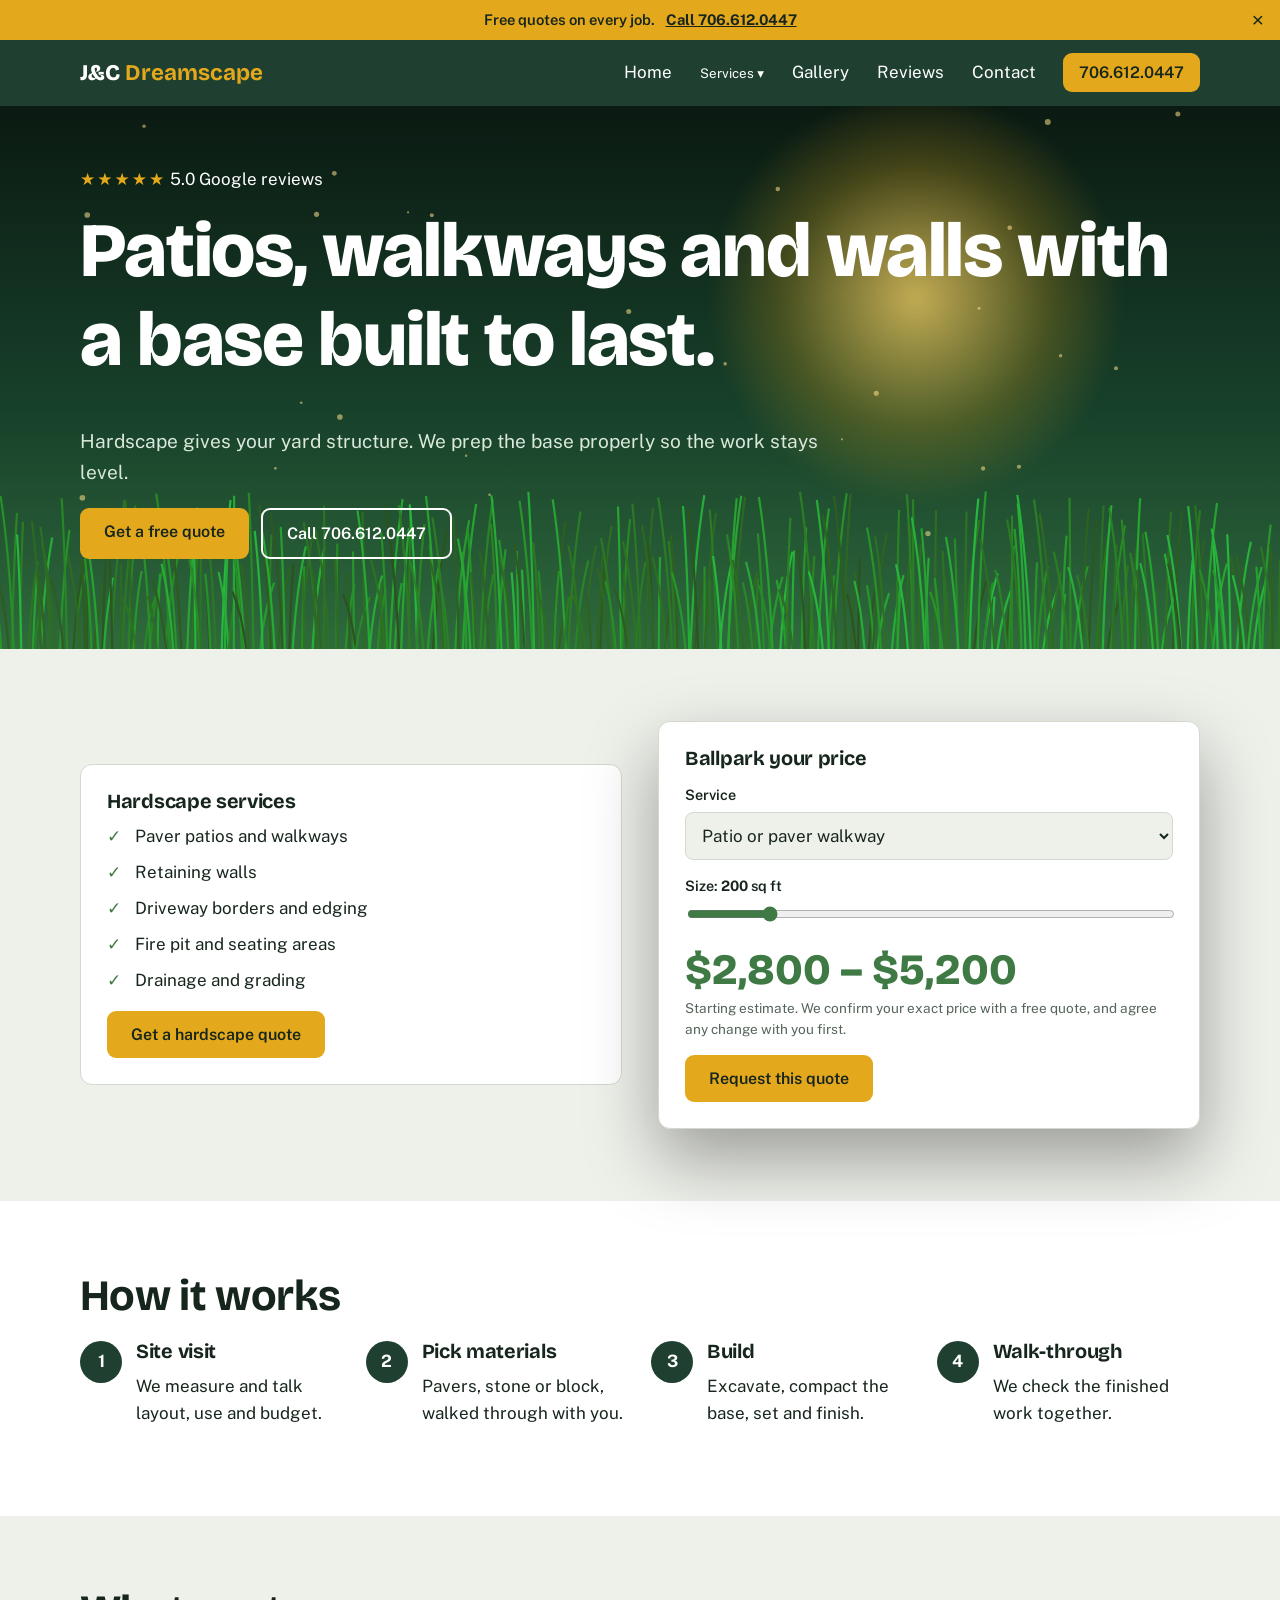
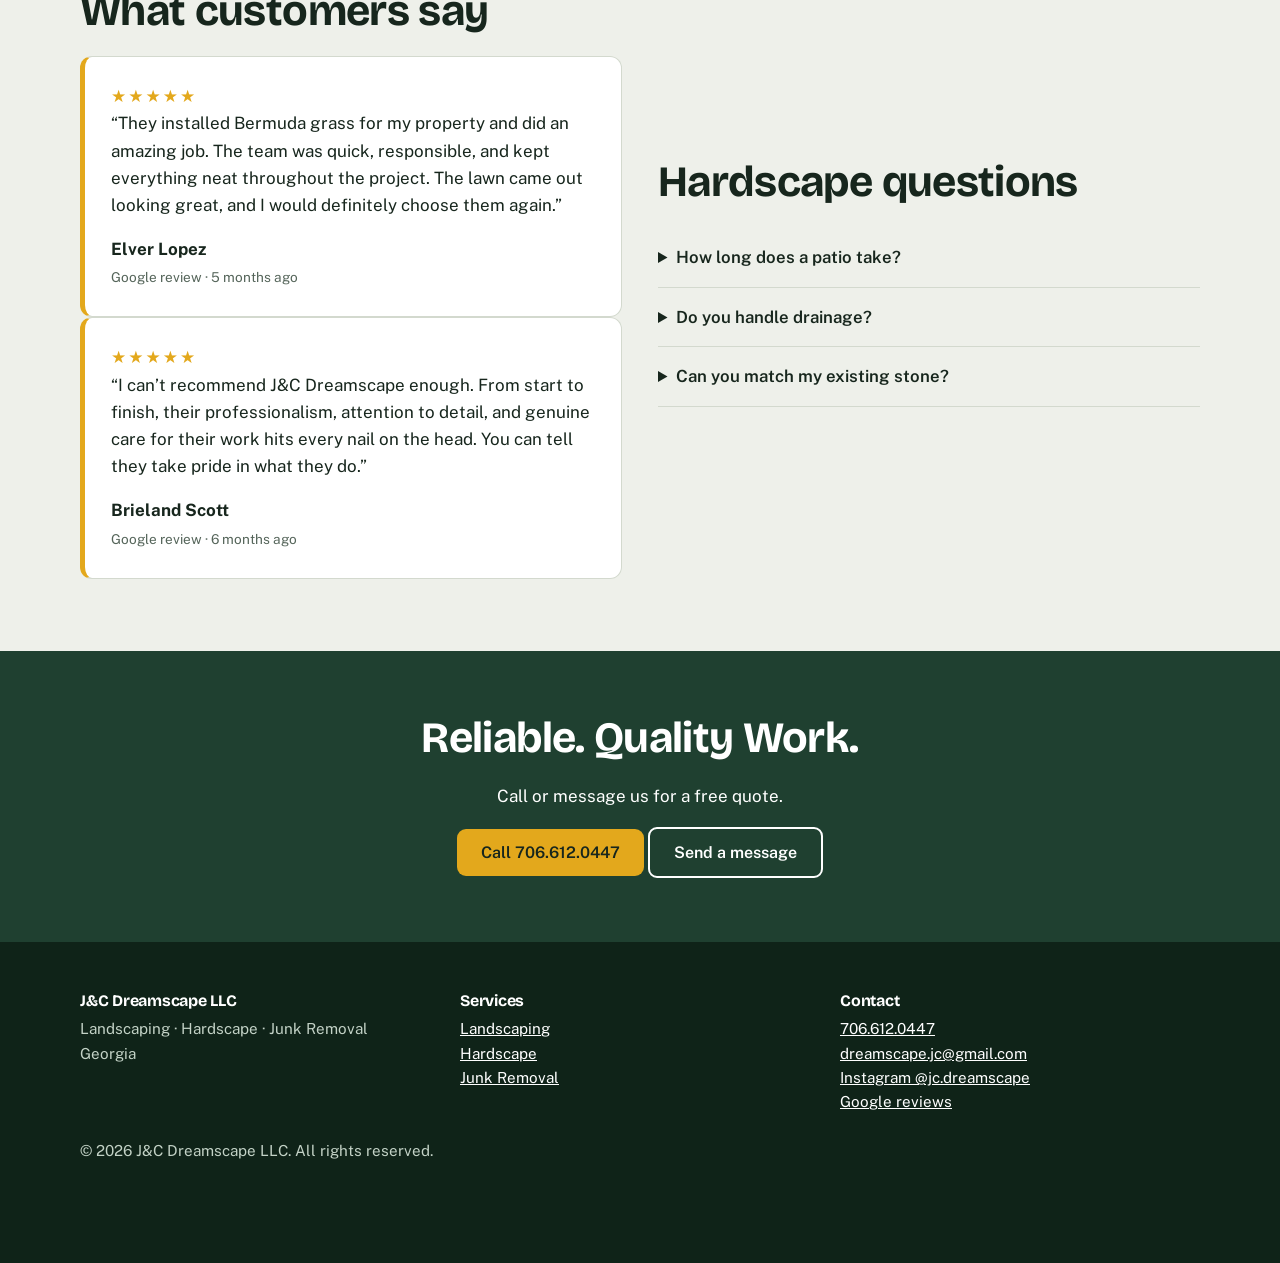
<file: hardscape.html>
<!doctype html>
<html lang="en">
  <head>
    <meta charset="utf-8" />
    <meta
      name="viewport"
      content="width=device-width, initial-scale=1, viewport-fit=cover"
    />
    <title>Hardscape in Georgia | J&C Dreamscape</title>
    <meta
      name="description"
      content="Hardscape gives your yard structure. We prep the base properly so the work stays level."
    />
    <meta
      name="theme-color"
      content="#1f4030"
    />
    <link
      rel="preconnect"
      href="https://fonts.googleapis.com"
    />
    <link
      rel="preconnect"
      href="https://fonts.gstatic.com"
      crossorigin
    />
    <link
      href="https://fonts.googleapis.com/css2?family=Bricolage+Grotesque:wght@500;700;800&family=Public+Sans:wght@400;500;600&display=swap"
      rel="stylesheet"
    />
    <link
      rel="stylesheet"
      href="css/style.css"
    />
    <script type="application/ld+json">
      {
        "@context": "https://schema.org",
        "@type": "LandscapingBusiness",
        "name": "J&C Dreamscape LLC",
        "telephone": "+1-706-612-0447",
        "email": "dreamscape.jc@gmail.com",
        "areaServed": "Georgia",
        "aggregateRating": {
          "@type": "AggregateRating",
          "ratingValue": "5.0",
          "reviewCount": "19"
        }
      }
    </script>
  </head>
  <body data-svc="patio">
    <a
      class="skip"
      href="#main"
      >Skip to content</a
    >
    <div class="promo">
      Free quotes on every job.
      <a href="tel:+17066120447"><b>Call 706.612.0447</b></a
      ><button aria-label="Close banner">×</button>
    </div>
    <header class="top">
      <div class="wrap">
        <a
          class="logo"
          href="index.html"
          >J&amp;C <b>Dreamscape</b></a
        >
        <button
          class="burger"
          aria-label="Menu"
          aria-expanded="false"
        >
          Menu
        </button>
        <nav
          id="nav"
          aria-label="Main"
        >
          <a href="index.html">Home</a>
          <div class="dd">
            <button aria-expanded="false">
              Services ▾
            </button>
            <div class="menu">
              <a href="landscaping.html"
                >Landscaping<small
                  >Sod, lawn care, beds</small
                ></a
              >
              <a href="hardscape.html"
                >Hardscape<small
                  >Patios, pavers, walls</small
                ></a
              >
              <a href="junk-removal.html"
                >Junk Removal<small
                  >Haul-away and clean-outs</small
                ></a
              >
            </div>
          </div>
          <a href="gallery.html">Gallery</a
          ><a href="reviews.html">Reviews</a
          ><a href="contact.html">Contact</a>
        </nav>
        <a
          class="btn sm call"
          href="tel:+17066120447"
          >706.612.0447</a
        >
      </div>
    </header>
    <main id="main">
      <section class="hero short">
        <div class="sun"></div>
        <canvas
          id="grass"
          aria-hidden="true"
        ></canvas>
        <div class="wrap">
          <div>
            <p
              class="in"
              style="--d: 0.1s"
            >
              <span class="stars">★★★★★</span> 5.0 Google
              reviews
            </p>
            <h1 data-split>
              Patios, walkways and walls with a base built
              to last.
            </h1>
            <p
              class="in lead"
              style="
                --d: 1s;
                color: #dbe8dc;
                font-size: 1.2rem;
              "
            >
              Hardscape gives your yard structure. We prep
              the base properly so the work stays level.
            </p>
            <div
              class="in"
              style="
                --d: 1.2s;
                display: flex;
                gap: 12px;
                flex-wrap: wrap;
                margin-top: 20px;
              "
            >
              <a
                class="btn"
                href="contact.html#form"
                >Get a free quote</a
              ><a
                class="btn ghost"
                href="tel:+17066120447"
                >Call 706.612.0447</a
              >
            </div>
          </div>
        </div>
      </section>
      <section class="sec">
        <div class="wrap two">
          <div class="card">
            <h3>Hardscape services</h3>
            <ul class="tick">
              <li>Paver patios and walkways</li>
              <li>Retaining walls</li>
              <li>Driveway borders and edging</li>
              <li>Fire pit and seating areas</li>
              <li>Drainage and grading</li>
            </ul>
            <a
              class="btn"
              href="contact.html?svc=Hardscape#form"
              >Get a hardscape quote</a
            >
          </div>
          <div>
            <div
              class="card calc in"
              style="--d: 1.3s"
              id="quote"
            >
              <h3>Ballpark your price</h3>
              <label for="q-svc">Service</label
              ><select id="q-svc"></select>
              <label for="q-size"
                >Size: <b id="q-val"></b>
                <span id="q-unit"></span></label
              ><input
                id="q-size"
                type="range"
              />
              <div
                id="q-freq"
                style="display: none"
              >
                <label>How often?</label>
                <div class="seg">
                  <button
                    data-f="once"
                    class="on"
                  >
                    One-time</button
                  ><button data-f="weekly">
                    Weekly −15%</button
                  ><button data-f="biweekly">
                    Bi-weekly −10%</button
                  ><button data-f="monthly">
                    Monthly −5%
                  </button>
                </div>
              </div>
              <div
                class="price"
                id="q-price"
              >
                $0
              </div>
              <p class="note">
                Starting estimate. We confirm your exact
                price with a free quote, and agree any
                change with you first.
              </p>
              <a
                class="btn"
                id="q-go"
                href="contact.html#form"
                >Request this quote</a
              >
            </div>
          </div>
        </div>
      </section>
      <section class="sec alt">
        <div class="wrap">
          <h2>How it works</h2>
          <div class="steps">
            <div class="rv">
              <h3>Site visit</h3>
              <p>
                We measure and talk layout, use and budget.
              </p>
            </div>
            <div class="rv">
              <h3>Pick materials</h3>
              <p>
                Pavers, stone or block, walked through with
                you.
              </p>
            </div>
            <div class="rv">
              <h3>Build</h3>
              <p>
                Excavate, compact the base, set and finish.
              </p>
            </div>
            <div class="rv">
              <h3>Walk-through</h3>
              <p>We check the finished work together.</p>
            </div>
          </div>
        </div>
      </section>
      <section class="sec">
        <div class="wrap two">
          <div>
            <h2>What customers say</h2>
            <figure
              class="card quote rv"
              style="margin: 0"
            >
              <div class="stars">★★★★★</div>
              <p>
                “They installed Bermuda grass for my
                property and did an amazing job. The team
                was quick, responsible, and kept everything
                neat throughout the project. The lawn came
                out looking great, and I would definitely
                choose them again.”
              </p>
              <b>Elver Lopez</b><br /><span class="note"
                >Google review · 5 months ago</span
              >
            </figure>
            <figure
              class="card quote rv"
              style="margin: 0"
            >
              <div class="stars">★★★★★</div>
              <p>
                “I can’t recommend J&amp;C Dreamscape
                enough. From start to finish, their
                professionalism, attention to detail, and
                genuine care for their work hits every nail
                on the head. You can tell they take pride in
                what they do.”
              </p>
              <b>Brieland Scott</b><br /><span class="note"
                >Google review · 6 months ago</span
              >
            </figure>
          </div>
          <div>
            <h2>Hardscape questions</h2>
            <details>
              <summary>How long does a patio take?</summary>
              <p>
                Most patios take a few days depending on
                size and weather.
              </p>
            </details>
            <details>
              <summary>Do you handle drainage?</summary>
              <p>
                Yes. Grading and drainage are part of
                planning the base.
              </p>
            </details>
            <details>
              <summary>
                Can you match my existing stone?
              </summary>
              <p>
                We will help you find the closest match.
              </p>
            </details>
          </div>
        </div>
      </section>
    </main>
    <section class="band">
      <div class="wrap">
        <h2>Reliable. Quality Work.</h2>
        <p>Call or message us for a free quote.</p>
        <a
          class="btn"
          href="tel:+17066120447"
          >Call 706.612.0447</a
        >
        <a
          class="btn ghost"
          href="contact.html#form"
          >Send a message</a
        >
      </div>
    </section>
    <footer>
      <div class="wrap grid">
        <div>
          <h3>J&amp;C Dreamscape LLC</h3>
          <p>
            Landscaping · Hardscape · Junk Removal<br />Georgia
          </p>
        </div>
        <div>
          <h3>Services</h3>
          <a href="landscaping.html">Landscaping</a><br /><a
            href="hardscape.html"
            >Hardscape</a
          ><br /><a href="junk-removal.html"
            >Junk Removal</a
          >
        </div>
        <div>
          <h3>Contact</h3>
          <a href="tel:+17066120447">706.612.0447</a
          ><br /><a href="mailto:dreamscape.jc@gmail.com"
            >dreamscape.jc@gmail.com</a
          ><br /><a
            href="https://www.instagram.com/jc.dreamscape"
            rel="noopener"
            >Instagram @jc.dreamscape</a
          ><br /><a
            href="https://www.google.com/maps/search/J%26C+Dreamscape+LLC"
            rel="noopener"
            >Google reviews</a
          >
        </div>
      </div>
      <div
        class="wrap"
        style="margin-top: 24px"
      >
        © <span data-year></span> J&amp;C Dreamscape LLC.
        All rights reserved.
      </div>
    </footer>
    <div class="sticky">
      <a
        class="btn"
        href="tel:+17066120447"
        >Call now</a
      ><a
        class="btn ghost"
        style="color: #fff"
        href="contact.html#form"
        >Free quote</a
      >
    </div>
    <div
      class="modal"
      id="pop"
      role="dialog"
      aria-modal="true"
      aria-label="Free quote"
    >
      <div class="card">
        <button
          class="x"
          aria-label="Close"
        >
          ×
        </button>
        <h3>Before you go: a free quote is a call away.</h3>
        <p>
          Send a photo of your yard or the pile you want
          gone and we will price it, no pressure.
        </p>
        <a
          class="btn"
          href="contact.html#form"
          >Get my free quote</a
        >
        <button
          class="btn ghost sm"
          data-close
        >
          No thanks
        </button>
      </div>
    </div>
    <script src="js/script.js"></script>
  </body>
</html>
</file>
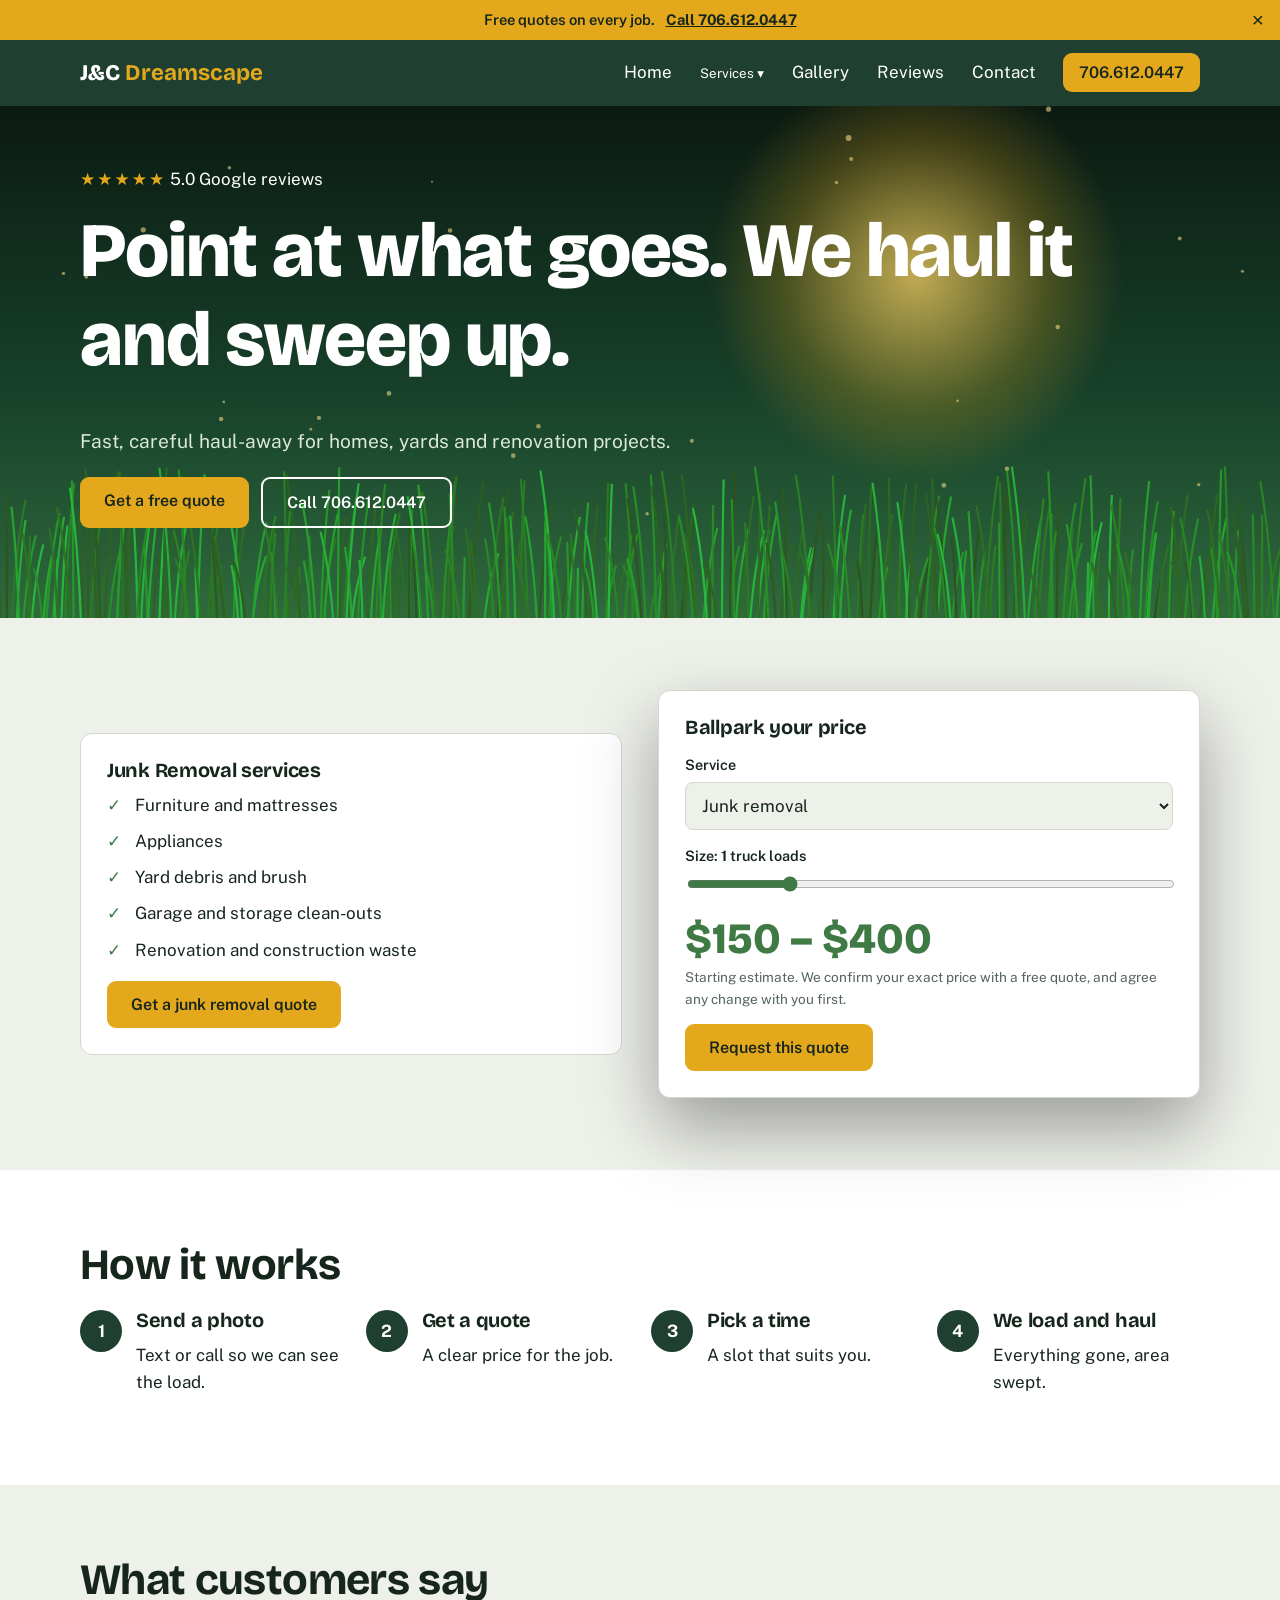
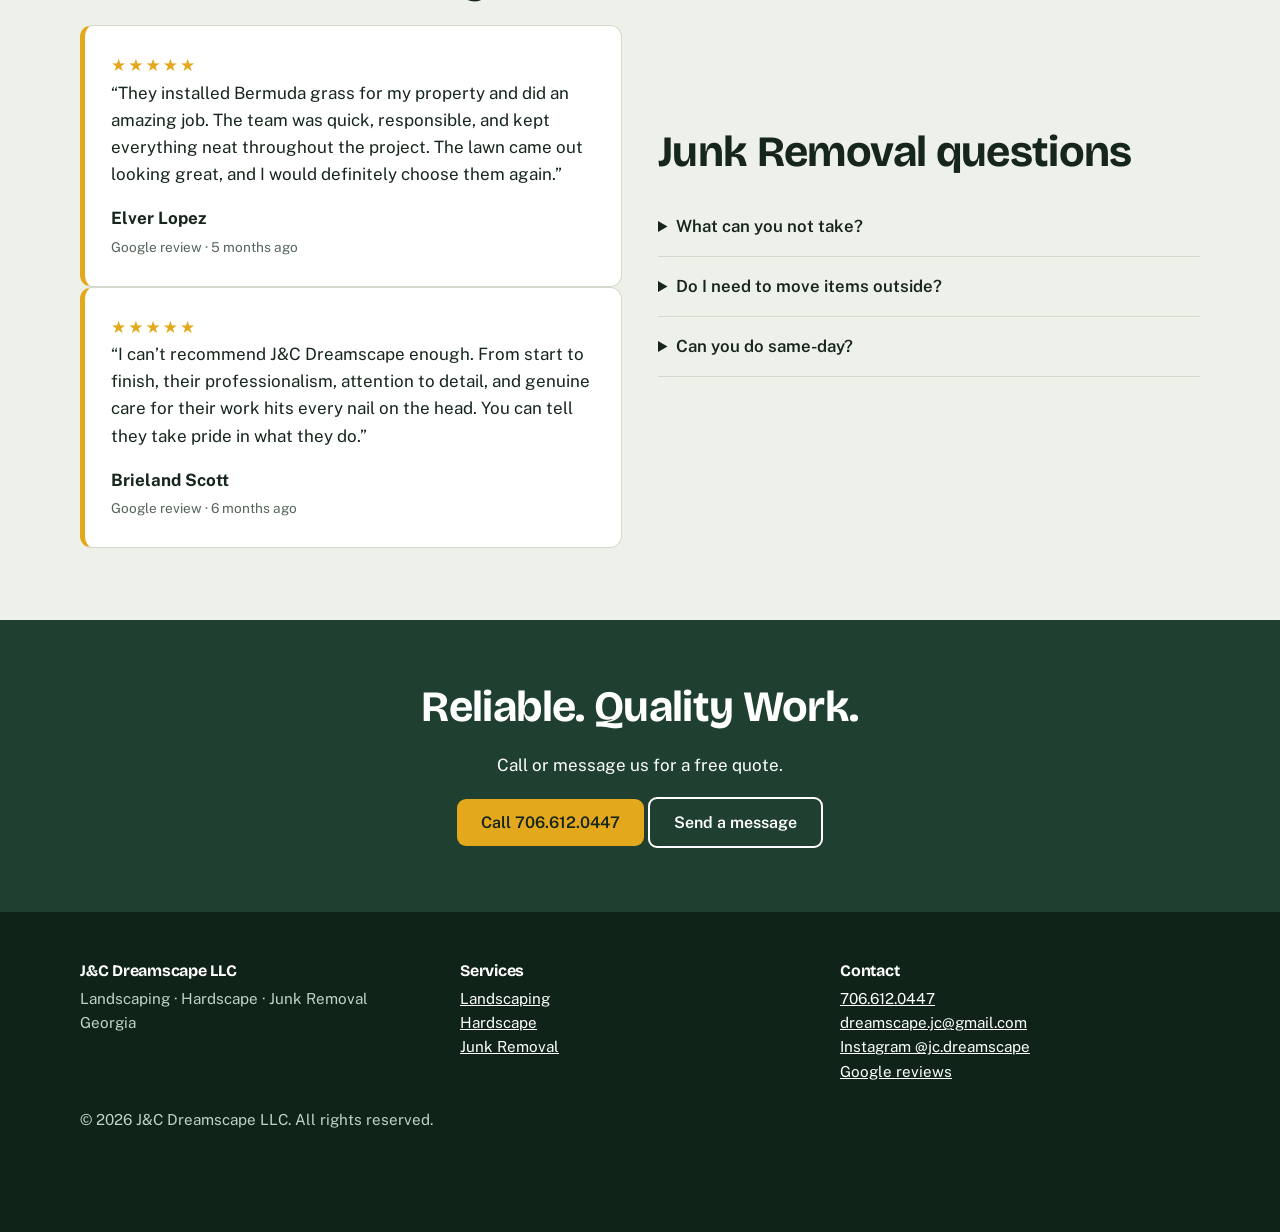
<file: junk-removal.html>
<!doctype html>
<html lang="en">
  <head>
    <meta charset="utf-8" />
    <meta
      name="viewport"
      content="width=device-width, initial-scale=1, viewport-fit=cover"
    />
    <title>Junk Removal in Georgia | J&C Dreamscape</title>
    <meta
      name="description"
      content="Fast, careful haul-away for homes, yards and renovation projects."
    />
    <meta
      name="theme-color"
      content="#1f4030"
    />
    <link
      rel="preconnect"
      href="https://fonts.googleapis.com"
    />
    <link
      rel="preconnect"
      href="https://fonts.gstatic.com"
      crossorigin
    />
    <link
      href="https://fonts.googleapis.com/css2?family=Bricolage+Grotesque:wght@500;700;800&family=Public+Sans:wght@400;500;600&display=swap"
      rel="stylesheet"
    />
    <link
      rel="stylesheet"
      href="css/style.css"
    />
    <script type="application/ld+json">
      {
        "@context": "https://schema.org",
        "@type": "LandscapingBusiness",
        "name": "J&C Dreamscape LLC",
        "telephone": "+1-706-612-0447",
        "email": "dreamscape.jc@gmail.com",
        "areaServed": "Georgia",
        "aggregateRating": {
          "@type": "AggregateRating",
          "ratingValue": "5.0",
          "reviewCount": "19"
        }
      }
    </script>
  </head>
  <body data-svc="junk">
    <a
      class="skip"
      href="#main"
      >Skip to content</a
    >
    <div class="promo">
      Free quotes on every job.
      <a href="tel:+17066120447"><b>Call 706.612.0447</b></a
      ><button aria-label="Close banner">×</button>
    </div>
    <header class="top">
      <div class="wrap">
        <a
          class="logo"
          href="index.html"
          >J&amp;C <b>Dreamscape</b></a
        >
        <button
          class="burger"
          aria-label="Menu"
          aria-expanded="false"
        >
          Menu
        </button>
        <nav
          id="nav"
          aria-label="Main"
        >
          <a href="index.html">Home</a>
          <div class="dd">
            <button aria-expanded="false">
              Services ▾
            </button>
            <div class="menu">
              <a href="landscaping.html"
                >Landscaping<small
                  >Sod, lawn care, beds</small
                ></a
              >
              <a href="hardscape.html"
                >Hardscape<small
                  >Patios, pavers, walls</small
                ></a
              >
              <a href="junk-removal.html"
                >Junk Removal<small
                  >Haul-away and clean-outs</small
                ></a
              >
            </div>
          </div>
          <a href="gallery.html">Gallery</a
          ><a href="reviews.html">Reviews</a
          ><a href="contact.html">Contact</a>
        </nav>
        <a
          class="btn sm call"
          href="tel:+17066120447"
          >706.612.0447</a
        >
      </div>
    </header>
    <main id="main">
      <section class="hero short">
        <div class="sun"></div>
        <canvas
          id="grass"
          aria-hidden="true"
        ></canvas>
        <div class="wrap">
          <div>
            <p
              class="in"
              style="--d: 0.1s"
            >
              <span class="stars">★★★★★</span> 5.0 Google
              reviews
            </p>
            <h1 data-split>
              Point at what goes. We haul it and sweep up.
            </h1>
            <p
              class="in lead"
              style="
                --d: 1s;
                color: #dbe8dc;
                font-size: 1.2rem;
              "
            >
              Fast, careful haul-away for homes, yards and
              renovation projects.
            </p>
            <div
              class="in"
              style="
                --d: 1.2s;
                display: flex;
                gap: 12px;
                flex-wrap: wrap;
                margin-top: 20px;
              "
            >
              <a
                class="btn"
                href="contact.html#form"
                >Get a free quote</a
              ><a
                class="btn ghost"
                href="tel:+17066120447"
                >Call 706.612.0447</a
              >
            </div>
          </div>
        </div>
      </section>
      <section class="sec">
        <div class="wrap two">
          <div class="card">
            <h3>Junk Removal services</h3>
            <ul class="tick">
              <li>Furniture and mattresses</li>
              <li>Appliances</li>
              <li>Yard debris and brush</li>
              <li>Garage and storage clean-outs</li>
              <li>Renovation and construction waste</li>
            </ul>
            <a
              class="btn"
              href="contact.html?svc=Junk Removal#form"
              >Get a junk removal quote</a
            >
          </div>
          <div>
            <div
              class="card calc in"
              style="--d: 1.3s"
              id="quote"
            >
              <h3>Ballpark your price</h3>
              <label for="q-svc">Service</label
              ><select id="q-svc"></select>
              <label for="q-size"
                >Size: <b id="q-val"></b>
                <span id="q-unit"></span></label
              ><input
                id="q-size"
                type="range"
              />
              <div
                id="q-freq"
                style="display: none"
              >
                <label>How often?</label>
                <div class="seg">
                  <button
                    data-f="once"
                    class="on"
                  >
                    One-time</button
                  ><button data-f="weekly">
                    Weekly −15%</button
                  ><button data-f="biweekly">
                    Bi-weekly −10%</button
                  ><button data-f="monthly">
                    Monthly −5%
                  </button>
                </div>
              </div>
              <div
                class="price"
                id="q-price"
              >
                $0
              </div>
              <p class="note">
                Starting estimate. We confirm your exact
                price with a free quote, and agree any
                change with you first.
              </p>
              <a
                class="btn"
                id="q-go"
                href="contact.html#form"
                >Request this quote</a
              >
            </div>
          </div>
        </div>
      </section>
      <section class="sec alt">
        <div class="wrap">
          <h2>How it works</h2>
          <div class="steps">
            <div class="rv">
              <h3>Send a photo</h3>
              <p>Text or call so we can see the load.</p>
            </div>
            <div class="rv">
              <h3>Get a quote</h3>
              <p>A clear price for the job.</p>
            </div>
            <div class="rv">
              <h3>Pick a time</h3>
              <p>A slot that suits you.</p>
            </div>
            <div class="rv">
              <h3>We load and haul</h3>
              <p>Everything gone, area swept.</p>
            </div>
          </div>
        </div>
      </section>
      <section class="sec">
        <div class="wrap two">
          <div>
            <h2>What customers say</h2>
            <figure
              class="card quote rv"
              style="margin: 0"
            >
              <div class="stars">★★★★★</div>
              <p>
                “They installed Bermuda grass for my
                property and did an amazing job. The team
                was quick, responsible, and kept everything
                neat throughout the project. The lawn came
                out looking great, and I would definitely
                choose them again.”
              </p>
              <b>Elver Lopez</b><br /><span class="note"
                >Google review · 5 months ago</span
              >
            </figure>
            <figure
              class="card quote rv"
              style="margin: 0"
            >
              <div class="stars">★★★★★</div>
              <p>
                “I can’t recommend J&amp;C Dreamscape
                enough. From start to finish, their
                professionalism, attention to detail, and
                genuine care for their work hits every nail
                on the head. You can tell they take pride in
                what they do.”
              </p>
              <b>Brieland Scott</b><br /><span class="note"
                >Google review · 6 months ago</span
              >
            </figure>
          </div>
          <div>
            <h2>Junk Removal questions</h2>
            <details>
              <summary>What can you not take?</summary>
              <p>
                Hazardous materials need special handling.
                Ask us before booking.
              </p>
            </details>
            <details>
              <summary>
                Do I need to move items outside?
              </summary>
              <p>
                No. We can load from inside your home or
                garage.
              </p>
            </details>
            <details>
              <summary>Can you do same-day?</summary>
              <p>Often yes. Call to check availability.</p>
            </details>
          </div>
        </div>
      </section>
    </main>
    <section class="band">
      <div class="wrap">
        <h2>Reliable. Quality Work.</h2>
        <p>Call or message us for a free quote.</p>
        <a
          class="btn"
          href="tel:+17066120447"
          >Call 706.612.0447</a
        >
        <a
          class="btn ghost"
          href="contact.html#form"
          >Send a message</a
        >
      </div>
    </section>
    <footer>
      <div class="wrap grid">
        <div>
          <h3>J&amp;C Dreamscape LLC</h3>
          <p>
            Landscaping · Hardscape · Junk Removal<br />Georgia
          </p>
        </div>
        <div>
          <h3>Services</h3>
          <a href="landscaping.html">Landscaping</a><br /><a
            href="hardscape.html"
            >Hardscape</a
          ><br /><a href="junk-removal.html"
            >Junk Removal</a
          >
        </div>
        <div>
          <h3>Contact</h3>
          <a href="tel:+17066120447">706.612.0447</a
          ><br /><a href="mailto:dreamscape.jc@gmail.com"
            >dreamscape.jc@gmail.com</a
          ><br /><a
            href="https://www.instagram.com/jc.dreamscape"
            rel="noopener"
            >Instagram @jc.dreamscape</a
          ><br /><a
            href="https://www.google.com/maps/search/J%26C+Dreamscape+LLC"
            rel="noopener"
            >Google reviews</a
          >
        </div>
      </div>
      <div
        class="wrap"
        style="margin-top: 24px"
      >
        © <span data-year></span> J&amp;C Dreamscape LLC.
        All rights reserved.
      </div>
    </footer>
    <div class="sticky">
      <a
        class="btn"
        href="tel:+17066120447"
        >Call now</a
      ><a
        class="btn ghost"
        style="color: #fff"
        href="contact.html#form"
        >Free quote</a
      >
    </div>
    <div
      class="modal"
      id="pop"
      role="dialog"
      aria-modal="true"
      aria-label="Free quote"
    >
      <div class="card">
        <button
          class="x"
          aria-label="Close"
        >
          ×
        </button>
        <h3>Before you go: a free quote is a call away.</h3>
        <p>
          Send a photo of your yard or the pile you want
          gone and we will price it, no pressure.
        </p>
        <a
          class="btn"
          href="contact.html#form"
          >Get my free quote</a
        >
        <button
          class="btn ghost sm"
          data-close
        >
          No thanks
        </button>
      </div>
    </div>
    <script src="js/script.js"></script>
  </body>
</html>
</file>
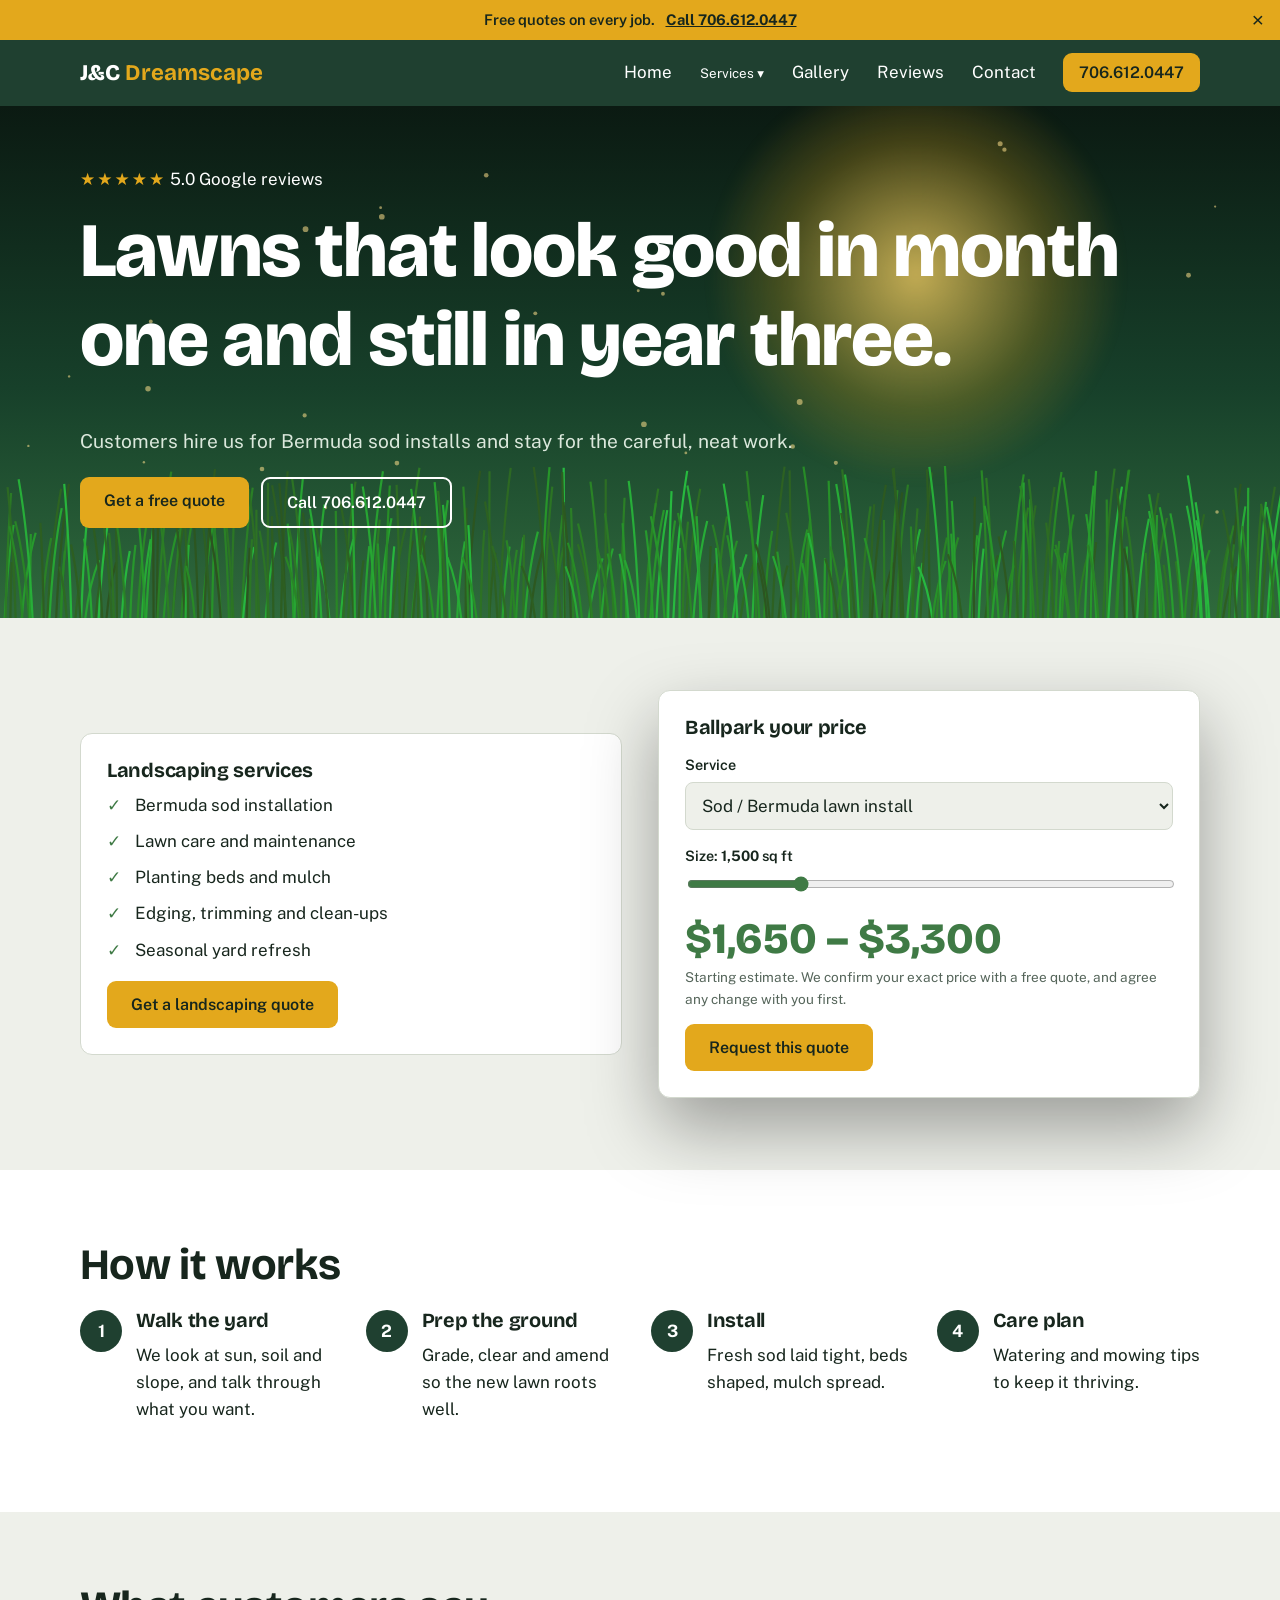
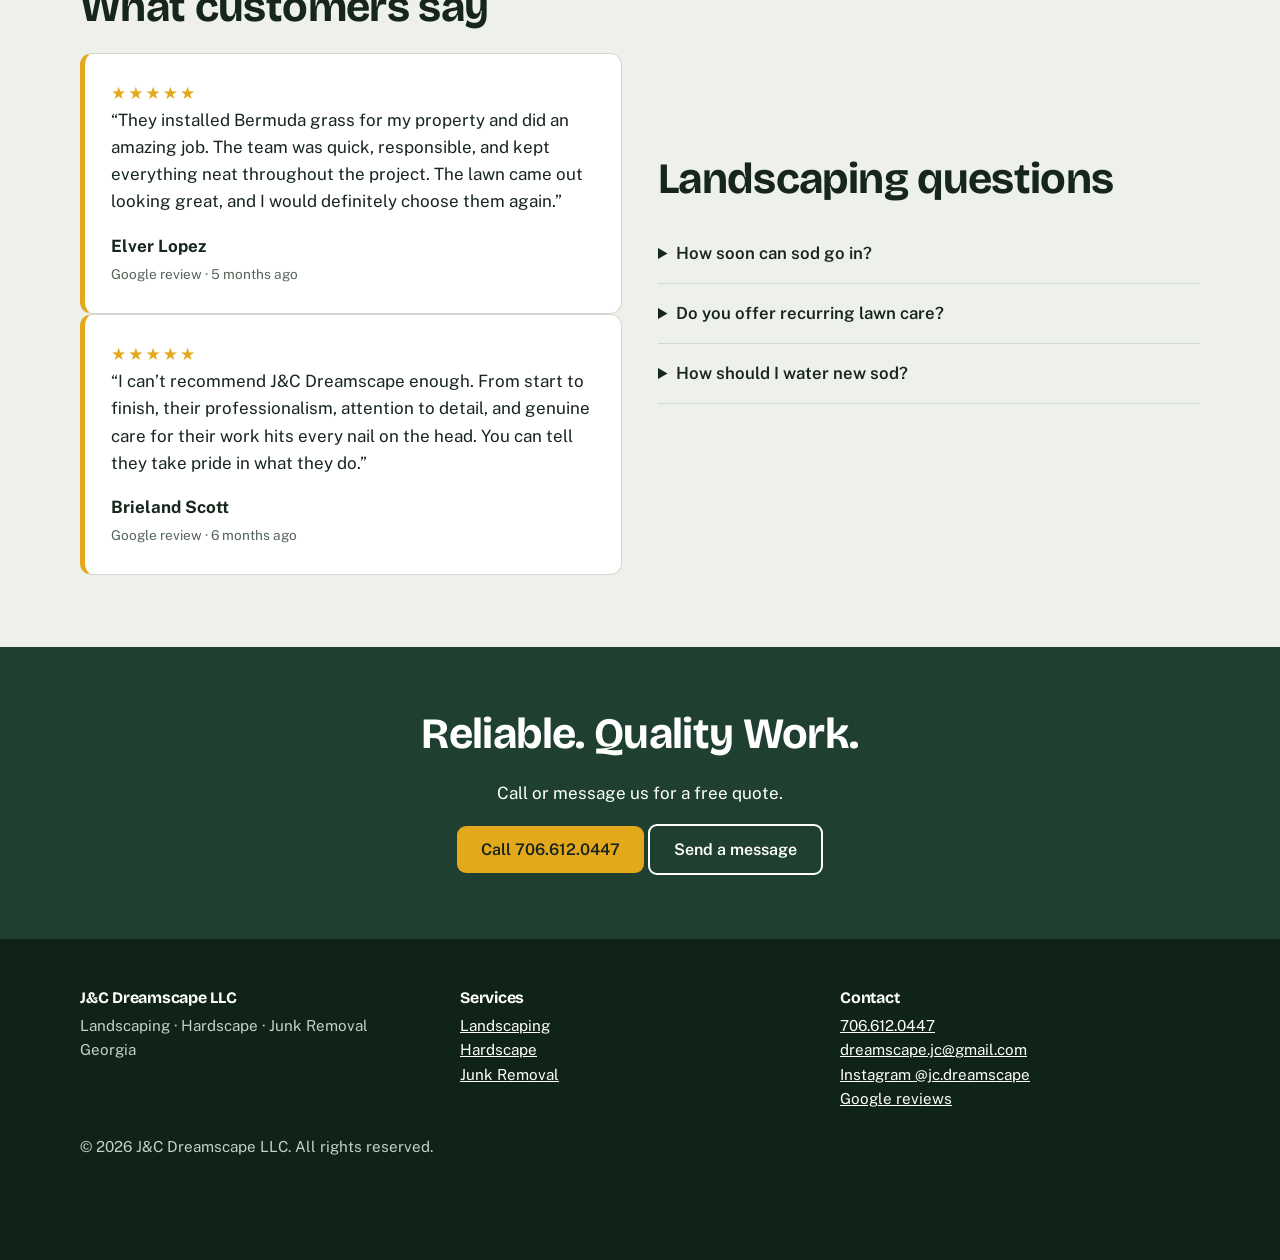
<file: landscaping.html>
<!doctype html>
<html lang="en">
  <head>
    <meta charset="utf-8" />
    <meta
      name="viewport"
      content="width=device-width, initial-scale=1, viewport-fit=cover"
    />
    <title>Landscaping in Georgia | J&C Dreamscape</title>
    <meta
      name="description"
      content="Customers hire us for Bermuda sod installs and stay for the careful, neat work."
    />
    <meta
      name="theme-color"
      content="#1f4030"
    />
    <link
      rel="preconnect"
      href="https://fonts.googleapis.com"
    />
    <link
      rel="preconnect"
      href="https://fonts.gstatic.com"
      crossorigin
    />
    <link
      href="https://fonts.googleapis.com/css2?family=Bricolage+Grotesque:wght@500;700;800&family=Public+Sans:wght@400;500;600&display=swap"
      rel="stylesheet"
    />
    <link
      rel="stylesheet"
      href="css/style.css"
    />
    <script type="application/ld+json">
      {
        "@context": "https://schema.org",
        "@type": "LandscapingBusiness",
        "name": "J&C Dreamscape LLC",
        "telephone": "+1-706-612-0447",
        "email": "dreamscape.jc@gmail.com",
        "areaServed": "Georgia",
        "aggregateRating": {
          "@type": "AggregateRating",
          "ratingValue": "5.0",
          "reviewCount": "19"
        }
      }
    </script>
  </head>
  <body data-svc="lawn">
    <a
      class="skip"
      href="#main"
      >Skip to content</a
    >
    <div class="promo">
      Free quotes on every job.
      <a href="tel:+17066120447"><b>Call 706.612.0447</b></a
      ><button aria-label="Close banner">×</button>
    </div>
    <header class="top">
      <div class="wrap">
        <a
          class="logo"
          href="index.html"
          >J&amp;C <b>Dreamscape</b></a
        >
        <button
          class="burger"
          aria-label="Menu"
          aria-expanded="false"
        >
          Menu
        </button>
        <nav
          id="nav"
          aria-label="Main"
        >
          <a href="index.html">Home</a>
          <div class="dd">
            <button aria-expanded="false">
              Services ▾
            </button>
            <div class="menu">
              <a href="landscaping.html"
                >Landscaping<small
                  >Sod, lawn care, beds</small
                ></a
              >
              <a href="hardscape.html"
                >Hardscape<small
                  >Patios, pavers, walls</small
                ></a
              >
              <a href="junk-removal.html"
                >Junk Removal<small
                  >Haul-away and clean-outs</small
                ></a
              >
            </div>
          </div>
          <a href="gallery.html">Gallery</a
          ><a href="reviews.html">Reviews</a
          ><a href="contact.html">Contact</a>
        </nav>
        <a
          class="btn sm call"
          href="tel:+17066120447"
          >706.612.0447</a
        >
      </div>
    </header>
    <main id="main">
      <section class="hero short">
        <div class="sun"></div>
        <canvas
          id="grass"
          aria-hidden="true"
        ></canvas>
        <div class="wrap">
          <div>
            <p
              class="in"
              style="--d: 0.1s"
            >
              <span class="stars">★★★★★</span> 5.0 Google
              reviews
            </p>
            <h1 data-split>
              Lawns that look good in month one and still in
              year three.
            </h1>
            <p
              class="in lead"
              style="
                --d: 1s;
                color: #dbe8dc;
                font-size: 1.2rem;
              "
            >
              Customers hire us for Bermuda sod installs and
              stay for the careful, neat work.
            </p>
            <div
              class="in"
              style="
                --d: 1.2s;
                display: flex;
                gap: 12px;
                flex-wrap: wrap;
                margin-top: 20px;
              "
            >
              <a
                class="btn"
                href="contact.html#form"
                >Get a free quote</a
              ><a
                class="btn ghost"
                href="tel:+17066120447"
                >Call 706.612.0447</a
              >
            </div>
          </div>
        </div>
      </section>
      <section class="sec">
        <div class="wrap two">
          <div class="card">
            <h3>Landscaping services</h3>
            <ul class="tick">
              <li>Bermuda sod installation</li>
              <li>Lawn care and maintenance</li>
              <li>Planting beds and mulch</li>
              <li>Edging, trimming and clean-ups</li>
              <li>Seasonal yard refresh</li>
            </ul>
            <a
              class="btn"
              href="contact.html?svc=Landscaping#form"
              >Get a landscaping quote</a
            >
          </div>
          <div>
            <div
              class="card calc in"
              style="--d: 1.3s"
              id="quote"
            >
              <h3>Ballpark your price</h3>
              <label for="q-svc">Service</label
              ><select id="q-svc"></select>
              <label for="q-size"
                >Size: <b id="q-val"></b>
                <span id="q-unit"></span></label
              ><input
                id="q-size"
                type="range"
              />
              <div
                id="q-freq"
                style="display: none"
              >
                <label>How often?</label>
                <div class="seg">
                  <button
                    data-f="once"
                    class="on"
                  >
                    One-time</button
                  ><button data-f="weekly">
                    Weekly −15%</button
                  ><button data-f="biweekly">
                    Bi-weekly −10%</button
                  ><button data-f="monthly">
                    Monthly −5%
                  </button>
                </div>
              </div>
              <div
                class="price"
                id="q-price"
              >
                $0
              </div>
              <p class="note">
                Starting estimate. We confirm your exact
                price with a free quote, and agree any
                change with you first.
              </p>
              <a
                class="btn"
                id="q-go"
                href="contact.html#form"
                >Request this quote</a
              >
            </div>
          </div>
        </div>
      </section>
      <section class="sec alt">
        <div class="wrap">
          <h2>How it works</h2>
          <div class="steps">
            <div class="rv">
              <h3>Walk the yard</h3>
              <p>
                We look at sun, soil and slope, and talk
                through what you want.
              </p>
            </div>
            <div class="rv">
              <h3>Prep the ground</h3>
              <p>
                Grade, clear and amend so the new lawn roots
                well.
              </p>
            </div>
            <div class="rv">
              <h3>Install</h3>
              <p>
                Fresh sod laid tight, beds shaped, mulch
                spread.
              </p>
            </div>
            <div class="rv">
              <h3>Care plan</h3>
              <p>
                Watering and mowing tips to keep it
                thriving.
              </p>
            </div>
          </div>
        </div>
      </section>
      <section class="sec">
        <div class="wrap two">
          <div>
            <h2>What customers say</h2>
            <figure
              class="card quote rv"
              style="margin: 0"
            >
              <div class="stars">★★★★★</div>
              <p>
                “They installed Bermuda grass for my
                property and did an amazing job. The team
                was quick, responsible, and kept everything
                neat throughout the project. The lawn came
                out looking great, and I would definitely
                choose them again.”
              </p>
              <b>Elver Lopez</b><br /><span class="note"
                >Google review · 5 months ago</span
              >
            </figure>
            <figure
              class="card quote rv"
              style="margin: 0"
            >
              <div class="stars">★★★★★</div>
              <p>
                “I can’t recommend J&amp;C Dreamscape
                enough. From start to finish, their
                professionalism, attention to detail, and
                genuine care for their work hits every nail
                on the head. You can tell they take pride in
                what they do.”
              </p>
              <b>Brieland Scott</b><br /><span class="note"
                >Google review · 6 months ago</span
              >
            </figure>
          </div>
          <div>
            <h2>Landscaping questions</h2>
            <details>
              <summary>How soon can sod go in?</summary>
              <p>
                Often within days of approving the quote.
                Call for current availability.
              </p>
            </details>
            <details>
              <summary>
                Do you offer recurring lawn care?
              </summary>
              <p>
                Yes. Ask about weekly, bi-weekly or monthly
                visits.
              </p>
            </details>
            <details>
              <summary>How should I water new sod?</summary>
              <p>
                We give you a simple schedule after the
                install.
              </p>
            </details>
          </div>
        </div>
      </section>
    </main>
    <section class="band">
      <div class="wrap">
        <h2>Reliable. Quality Work.</h2>
        <p>Call or message us for a free quote.</p>
        <a
          class="btn"
          href="tel:+17066120447"
          >Call 706.612.0447</a
        >
        <a
          class="btn ghost"
          href="contact.html#form"
          >Send a message</a
        >
      </div>
    </section>
    <footer>
      <div class="wrap grid">
        <div>
          <h3>J&amp;C Dreamscape LLC</h3>
          <p>
            Landscaping · Hardscape · Junk Removal<br />Georgia
          </p>
        </div>
        <div>
          <h3>Services</h3>
          <a href="landscaping.html">Landscaping</a><br /><a
            href="hardscape.html"
            >Hardscape</a
          ><br /><a href="junk-removal.html"
            >Junk Removal</a
          >
        </div>
        <div>
          <h3>Contact</h3>
          <a href="tel:+17066120447">706.612.0447</a
          ><br /><a href="mailto:dreamscape.jc@gmail.com"
            >dreamscape.jc@gmail.com</a
          ><br /><a
            href="https://www.instagram.com/jc.dreamscape"
            rel="noopener"
            >Instagram @jc.dreamscape</a
          ><br /><a
            href="https://www.google.com/maps/search/J%26C+Dreamscape+LLC"
            rel="noopener"
            >Google reviews</a
          >
        </div>
      </div>
      <div
        class="wrap"
        style="margin-top: 24px"
      >
        © <span data-year></span> J&amp;C Dreamscape LLC.
        All rights reserved.
      </div>
    </footer>
    <div class="sticky">
      <a
        class="btn"
        href="tel:+17066120447"
        >Call now</a
      ><a
        class="btn ghost"
        style="color: #fff"
        href="contact.html#form"
        >Free quote</a
      >
    </div>
    <div
      class="modal"
      id="pop"
      role="dialog"
      aria-modal="true"
      aria-label="Free quote"
    >
      <div class="card">
        <button
          class="x"
          aria-label="Close"
        >
          ×
        </button>
        <h3>Before you go: a free quote is a call away.</h3>
        <p>
          Send a photo of your yard or the pile you want
          gone and we will price it, no pressure.
        </p>
        <a
          class="btn"
          href="contact.html#form"
          >Get my free quote</a
        >
        <button
          class="btn ghost sm"
          data-close
        >
          No thanks
        </button>
      </div>
    </div>
    <script src="js/script.js"></script>
  </body>
</html>
</file>
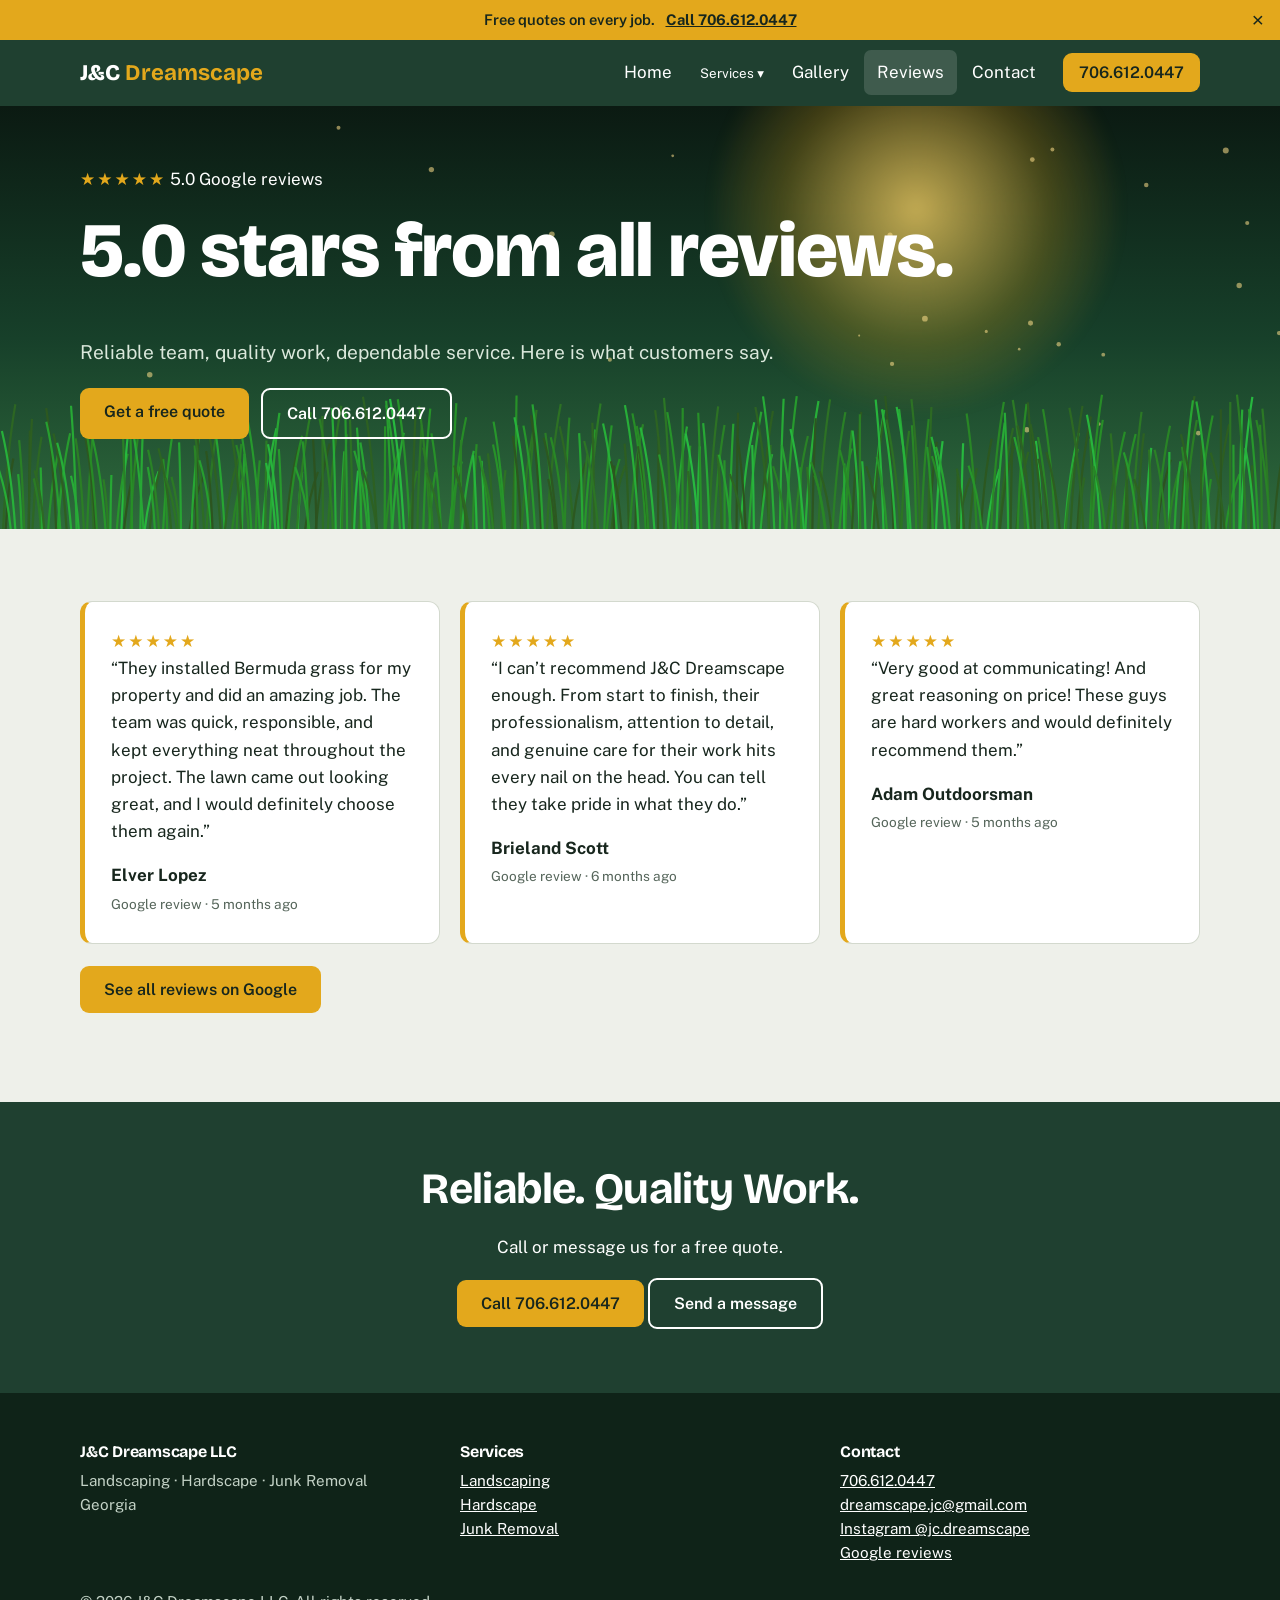
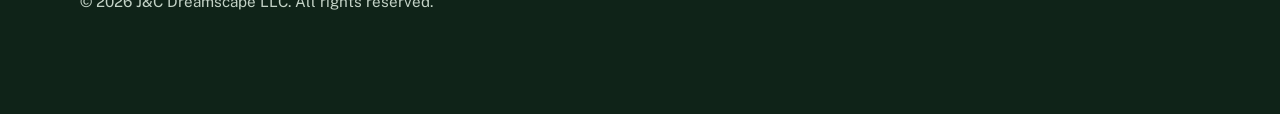
<file: reviews.html>
<!doctype html>
<html lang="en">
  <head>
    <meta charset="utf-8" />
    <meta
      name="viewport"
      content="width=device-width, initial-scale=1, viewport-fit=cover"
    />
    <title>Reviews | J&C Dreamscape</title>
    <meta
      name="description"
      content="5.0 stars from 19 Google reviews."
    />
    <meta
      name="theme-color"
      content="#1f4030"
    />
    <link
      rel="preconnect"
      href="https://fonts.googleapis.com"
    />
    <link
      rel="preconnect"
      href="https://fonts.gstatic.com"
      crossorigin
    />
    <link
      href="https://fonts.googleapis.com/css2?family=Bricolage+Grotesque:wght@500;700;800&family=Public+Sans:wght@400;500;600&display=swap"
      rel="stylesheet"
    />
    <link
      rel="stylesheet"
      href="css/style.css"
    />
    <script type="application/ld+json">
      {
        "@context": "https://schema.org",
        "@type": "LandscapingBusiness",
        "name": "J&C Dreamscape LLC",
        "telephone": "+1-706-612-0447",
        "email": "dreamscape.jc@gmail.com",
        "areaServed": "Georgia",
        "aggregateRating": {
          "@type": "AggregateRating",
          "ratingValue": "5.0",
          "reviewCount": "19"
        }
      }
    </script>
  </head>
  <body data-svc="lawn">
    <a
      class="skip"
      href="#main"
      >Skip to content</a
    >
    <div class="promo">
      Free quotes on every job.
      <a href="tel:+17066120447"><b>Call 706.612.0447</b></a
      ><button aria-label="Close banner">×</button>
    </div>
    <header class="top">
      <div class="wrap">
        <a
          class="logo"
          href="index.html"
          >J&amp;C <b>Dreamscape</b></a
        >
        <button
          class="burger"
          aria-label="Menu"
          aria-expanded="false"
        >
          Menu
        </button>
        <nav
          id="nav"
          aria-label="Main"
        >
          <a href="index.html">Home</a>
          <div class="dd">
            <button aria-expanded="false">
              Services ▾
            </button>
            <div class="menu">
              <a href="landscaping.html"
                >Landscaping<small
                  >Sod, lawn care, beds</small
                ></a
              >
              <a href="hardscape.html"
                >Hardscape<small
                  >Patios, pavers, walls</small
                ></a
              >
              <a href="junk-removal.html"
                >Junk Removal<small
                  >Haul-away and clean-outs</small
                ></a
              >
            </div>
          </div>
          <a href="gallery.html">Gallery</a
          ><a
            href="reviews.html"
            class="on"
            >Reviews</a
          ><a href="contact.html">Contact</a>
        </nav>
        <a
          class="btn sm call"
          href="tel:+17066120447"
          >706.612.0447</a
        >
      </div>
    </header>
    <main id="main">
      <section class="hero short">
        <div class="sun"></div>
        <canvas
          id="grass"
          aria-hidden="true"
        ></canvas>
        <div class="wrap">
          <div>
            <p
              class="in"
              style="--d: 0.1s"
            >
              <span class="stars">★★★★★</span> 5.0 Google
              reviews
            </p>
            <h1 data-split>5.0 stars from all reviews.</h1>
            <p
              class="in lead"
              style="
                --d: 1s;
                color: #dbe8dc;
                font-size: 1.2rem;
              "
            >
              Reliable team, quality work, dependable
              service. Here is what customers say.
            </p>
            <div
              class="in"
              style="
                --d: 1.2s;
                display: flex;
                gap: 12px;
                flex-wrap: wrap;
                margin-top: 20px;
              "
            >
              <a
                class="btn"
                href="contact.html#form"
                >Get a free quote</a
              ><a
                class="btn ghost"
                href="tel:+17066120447"
                >Call 706.612.0447</a
              >
            </div>
          </div>
        </div>
      </section>
      <section class="sec">
        <div class="wrap">
          <div class="grid">
            <figure
              class="card quote rv"
              style="margin: 0"
            >
              <div class="stars">★★★★★</div>
              <p>
                “They installed Bermuda grass for my
                property and did an amazing job. The team
                was quick, responsible, and kept everything
                neat throughout the project. The lawn came
                out looking great, and I would definitely
                choose them again.”
              </p>
              <b>Elver Lopez</b><br /><span class="note"
                >Google review · 5 months ago</span
              >
            </figure>
            <figure
              class="card quote rv"
              style="margin: 0"
            >
              <div class="stars">★★★★★</div>
              <p>
                “I can’t recommend J&amp;C Dreamscape
                enough. From start to finish, their
                professionalism, attention to detail, and
                genuine care for their work hits every nail
                on the head. You can tell they take pride in
                what they do.”
              </p>
              <b>Brieland Scott</b><br /><span class="note"
                >Google review · 6 months ago</span
              >
            </figure>
            <figure
              class="card quote rv"
              style="margin: 0"
            >
              <div class="stars">★★★★★</div>
              <p>
                “Very good at communicating! And great
                reasoning on price! These guys are hard
                workers and would definitely recommend
                them.”
              </p>
              <b>Adam Outdoorsman</b><br /><span
                class="note"
                >Google review · 5 months ago</span
              >
            </figure>
          </div>
          <p style="margin-top: 22px">
            <a
              class="btn"
              href="https://www.google.com/maps/search/J%26C+Dreamscape+LLC"
              rel="noopener"
              >See all reviews on Google</a
            >
          </p>
        </div>
      </section>
    </main>
    <section class="band">
      <div class="wrap">
        <h2>Reliable. Quality Work.</h2>
        <p>Call or message us for a free quote.</p>
        <a
          class="btn"
          href="tel:+17066120447"
          >Call 706.612.0447</a
        >
        <a
          class="btn ghost"
          href="contact.html#form"
          >Send a message</a
        >
      </div>
    </section>
    <footer>
      <div class="wrap grid">
        <div>
          <h3>J&amp;C Dreamscape LLC</h3>
          <p>
            Landscaping · Hardscape · Junk Removal<br />Georgia
          </p>
        </div>
        <div>
          <h3>Services</h3>
          <a href="landscaping.html">Landscaping</a><br /><a
            href="hardscape.html"
            >Hardscape</a
          ><br /><a href="junk-removal.html"
            >Junk Removal</a
          >
        </div>
        <div>
          <h3>Contact</h3>
          <a href="tel:+17066120447">706.612.0447</a
          ><br /><a href="mailto:dreamscape.jc@gmail.com"
            >dreamscape.jc@gmail.com</a
          ><br /><a
            href="https://www.instagram.com/jc.dreamscape"
            rel="noopener"
            >Instagram @jc.dreamscape</a
          ><br /><a
            href="https://www.google.com/maps/search/J%26C+Dreamscape+LLC"
            rel="noopener"
            >Google reviews</a
          >
        </div>
      </div>
      <div
        class="wrap"
        style="margin-top: 24px"
      >
        © <span data-year></span> J&amp;C Dreamscape LLC.
        All rights reserved.
      </div>
    </footer>
    <div class="sticky">
      <a
        class="btn"
        href="tel:+17066120447"
        >Call now</a
      ><a
        class="btn ghost"
        style="color: #fff"
        href="contact.html#form"
        >Free quote</a
      >
    </div>
    <div
      class="modal"
      id="pop"
      role="dialog"
      aria-modal="true"
      aria-label="Free quote"
    >
      <div class="card">
        <button
          class="x"
          aria-label="Close"
        >
          ×
        </button>
        <h3>Before you go: a free quote is a call away.</h3>
        <p>
          Send a photo of your yard or the pile you want
          gone and we will price it, no pressure.
        </p>
        <a
          class="btn"
          href="contact.html#form"
          >Get my free quote</a
        >
        <button
          class="btn ghost sm"
          data-close
        >
          No thanks
        </button>
      </div>
    </div>
    <script src="js/script.js"></script>
  </body>
</html>
</file>
<file: css/style.css>
/* J&C Dreamscape — shared styles */
:root {
  --bg: #eef0ea;
  --surf: #fff;
  --ink: #17261d;
  --mut: #55655a;
  --moss: #1f4030;
  --deep: #0f2318;
  --turf: #3f7a45;
  --turf2: #4b8c51;
  --sun: #e3a81c;
  --line: #d3d9ce;
  --r: 12px;
  color-scheme: light;
}
@media (prefers-color-scheme: dark) {
  :root {
    --bg: #101a14;
    --surf: #17241c;
    --ink: #e8eee6;
    --mut: #a3b3a6;
    --moss: #0b130e;
    --turf: #5da064;
    --line: #2a3b2f;
    color-scheme: dark;
  }
}
* {
  box-sizing: border-box;
}
html {
  scroll-behavior: smooth;
}
body {
  margin: 0;
  background: var(--bg);
  color: var(--ink);
  font:
    400 17px/1.6 "Public Sans",
    system-ui,
    sans-serif;
  padding-bottom: env(safe-area-inset-bottom, 0);
}
h1,
h2,
h3 {
  font-family:
    "Bricolage Grotesque", "Arial Narrow", system-ui,
    sans-serif;
  line-height: 1.08;
  margin: 0 0 0.5em;
  letter-spacing: -0.015em;
}
h1 {
  font-size: clamp(2.5rem, 6.2vw, 4.8rem);
  font-weight: 800;
}
h2 {
  font-size: clamp(1.8rem, 3.6vw, 2.7rem);
  font-weight: 700;
}
h3 {
  font-size: 1.25rem;
  font-weight: 700;
}
p {
  margin: 0 0 1em;
  max-width: 62ch;
}
a {
  color: inherit;
}
img,
canvas {
  max-width: 100%;
}
.wrap {
  max-width: 1160px;
  margin: 0 auto;
  padding: 0 20px;
}
.sec {
  padding: 72px 0;
}
.sec.alt {
  background: var(--surf);
}
.lead {
  font-size: 1.15rem;
  color: var(--mut);
}
.skip {
  position: absolute;
  left: -999px;
}
.skip:focus {
  left: 10px;
  top: 10px;
  background: #fff;
  color: #000;
  padding: 8px;
  z-index: 99;
}
:focus-visible {
  outline: 3px solid var(--sun);
  outline-offset: 2px;
}

/* announcement + header */
.promo {
  background: var(--sun);
  color: #17261d;
  font-size: 0.92rem;
  font-weight: 600;
  text-align: center;
  padding: 8px 40px;
  position: relative;
}

.promo a {
  margin-left: 8px;
}
.promo button {
  position: absolute;
  right: 10px;
  top: 50%;
  transform: translateY(-50%);
  background: none;
  border: 0;
  font-size: 1.3rem;
  cursor: pointer;
  color: inherit;
}

header.top {
  position: sticky;
  top: 0;
  z-index: 40;
  background: var(--moss);
  color: #fff;
  transition: box-shadow 0.3s;
}
header.top.scrolled {
  box-shadow: 0 6px 24px rgba(0, 0, 0, 0.3);
}
header .wrap {
  display: flex;
  align-items: center;
  gap: 14px;
  height: 66px;
}
.logo {
  font:
    800 1.4rem "Bricolage Grotesque",
    sans-serif;
  text-decoration: none;
  margin-right: auto;
}
.logo b {
  color: var(--sun);
}
nav {
  display: flex;
  gap: 2px;
  align-items: center;
}

nav > a,
.dd > button {
  color: #fff;
  text-decoration: none;
  padding: 9px 13px;
  border-radius: 7px;
  font: 500 0.95rem inherit;
  font-family: inherit;
  background: none;
  border: 0;
  cursor: pointer;
}

nav > a:hover,
nav > a.on,
.dd > button:hover {
  background: rgba(255, 255, 255, 0.14);
}

.dd {
  position: relative;
}
.dd .menu {
  display: none;
  position: absolute;
  top: 100%;
  left: 0;
  min-width: 240px;
  background: var(--surf);
  color: var(--ink);
  border: 1px solid var(--line);
  border-radius: var(--r);
  padding: 8px;
  box-shadow: 0 18px 40px rgba(0, 0, 0, 0.25);
}

.dd.open .menu,
.dd:hover .menu {
  display: block;
}

.menu a {
  display: block;
  text-decoration: none;
  padding: 10px 12px;
  border-radius: 8px;
}
.menu a:hover {
  background: var(--bg);
}
.menu small {
  display: block;
  color: var(--mut);
}
.burger {
  display: none;
  background: none;
  border: 2px solid #fff;
  color: #fff;
  border-radius: 7px;
  padding: 6px 11px;
  font: inherit;
}
@media (max-width: 900px) {
  .burger {
    display: block;
  }
  nav {
    display: none;
    position: absolute;
    top: 100%;
    left: 0;
    right: 0;
    background: var(--moss);
    flex-direction: column;
    align-items: stretch;
    padding: 10px 20px 20px;
  }
  nav.open {
    display: flex;
  }
  .dd .menu {
    display: block;
    position: static;
    background: transparent;
    color: #fff;
    border: 0;
    box-shadow: none;
    padding: 0 0 0 12px;
  }
  .menu a:hover {
    background: rgba(255, 255, 255, 0.12);
  }
  .menu small {
    display: none;
  }
  .dd > button {
    text-align: left;
    width: 100%;
  }
  header .btn.call {
    display: none;
  }
}

/* buttons */
.btn {
  display: inline-block;
  background: var(--sun);
  color: #17261d;
  font:
    600 1rem "Public Sans",
    sans-serif;
  padding: 14px 24px;
  border-radius: 9px;
  text-decoration: none;
  border: 0;
  cursor: pointer;
  transition:
    transform 0.15s ease,
    box-shadow 0.2s;
  will-change: transform;
}
.btn:hover {
  box-shadow: 0 10px 24px rgba(227, 168, 28, 0.4);
}
.btn.ghost {
  background: transparent;
  color: inherit;
  border: 2px solid currentColor;
}
.btn.sm {
  padding: 10px 16px;
}

/* hero */
.hero {
  position: relative;
  overflow: hidden;
  color: #fff;
  min-height: min(92vh, 820px);
  display: flex;
  align-items: center;
  background: linear-gradient(
    180deg,
    #0b1a12 0%,
    #17402a 55%,
    #2f6a3c 100%
  );
  isolation: isolate;
}
.hero.short {
  min-height: 420px;
}
.hero canvas {
  position: absolute;
  inset: 0;
  width: 100%;
  height: 100%;
  z-index: -1;
}
.sun {
  position: absolute;
  right: 12%;
  bottom: 26%;
  width: 420px;
  height: 420px;
  border-radius: 50%;
  background: radial-gradient(
    circle,
    rgba(255, 214, 102, 0.75),
    rgba(227, 168, 28, 0.25) 45%,
    transparent 70%
  );
  z-index: -2;
  filter: blur(6px);
  animation: pulse 7s ease-in-out infinite;
  will-change: transform;
}
@keyframes pulse {
  50% {
    opacity: 0.75;
    scale: 1.08;
  }
}
.hero .wrap {
  display: grid;
  grid-template-columns: 1.1fr 0.9fr;
  gap: 44px;
  align-items: center;
  padding-top: 60px;
  padding-bottom: 140px;
  width: 100%;
}
.hero.short .wrap {
  grid-template-columns: 1fr;
  padding-bottom: 90px;
}
@media (max-width: 900px) {
  .hero .wrap {
    grid-template-columns: 1fr;
    padding-bottom: 110px;
  }
}
.w {
  display: inline-block;
  overflow: hidden;
  vertical-align: bottom;
  padding-bottom: 0.08em;
}
.w > span {
  display: inline-block;
  transform: translateY(110%);
  animation: rise 0.9s cubic-bezier(0.2, 0.8, 0.2, 1)
    forwards;
  animation-delay: calc(var(--i) * 70ms + 250ms);
}
@keyframes rise {
  to {
    transform: none;
  }
}
.in {
  opacity: 0;
  animation: fade 0.8s ease forwards;
  animation-delay: var(--d, 1s);
}
@keyframes fade {
  to {
    opacity: 1;
  }
}
.chips {
  display: flex;
  gap: 10px;
  flex-wrap: wrap;
  margin: 22px 0 0;
  padding: 0;
  list-style: none;
}
.chips li {
  background: rgba(255, 255, 255, 0.12);
  backdrop-filter: blur(6px);
  border: 1px solid rgba(255, 255, 255, 0.2);
  padding: 7px 14px;
  border-radius: 99px;
  font-size: 0.9rem;
}
.stars {
  color: var(--sun);
  letter-spacing: 2px;
}
.stats {
  display: flex;
  gap: 34px;
  margin-top: 30px;
}
.stats b {
  display: block;
  font:
    800 2.1rem "Bricolage Grotesque",
    sans-serif;
}
.stats span {
  font-size: 0.88rem;
  opacity: 0.85;
}

/* cards + grids */
.card {
  background: var(--surf);
  color: var(--ink);
  border: 1px solid var(--line);
  border-radius: var(--r);
  padding: 26px;
}
.grid {
  display: grid;
  gap: 20px;
  grid-template-columns: repeat(
    auto-fit,
    minmax(260px, 1fr)
  );
}
.svc {
  border-top: 6px solid var(--turf);
  transition: transform 0.25s;
}
.svc:hover {
  transform: translateY(-6px);
}
.svc:nth-child(2) {
  border-color: #8a8f87;
}
.svc:nth-child(3) {
  border-color: var(--sun);
}
.svc .more {
  font-weight: 600;
  color: var(--turf);
  text-decoration: none;
}
ul.tick {
  list-style: none;
  padding: 0;
  margin: 0 0 1em;
}
ul.tick li {
  padding-left: 28px;
  position: relative;
  margin: 9px 0;
}
ul.tick li:before {
  content: "✓";
  position: absolute;
  left: 0;
  color: var(--turf);
  font-weight: 800;
}
.steps {
  display: grid;
  gap: 22px;
  grid-template-columns: repeat(
    auto-fit,
    minmax(230px, 1fr)
  );
  counter-reset: s;
}
.steps > div {
  counter-increment: s;
  position: relative;
  padding-left: 56px;
}
.steps > div:before {
  content: counter(s);
  position: absolute;
  left: 0;
  top: 0;
  width: 42px;
  height: 42px;
  border-radius: 50%;
  background: var(--moss);
  color: #fff;
  display: grid;
  place-items: center;
  font-weight: 700;
}
.rv {
  opacity: 0;
  transform: translateY(24px);
  transition:
    opacity 0.7s,
    transform 0.7s;
}
.rv.show {
  opacity: 1;
  transform: none;
}
.quote {
  border-left: 5px solid var(--sun);
}
.quote p {
  max-width: none;
}

/* quote calculator */
.calc {
  color: var(--ink);
  box-shadow: 0 30px 70px rgba(0, 0, 0, 0.35);
}
label {
  display: block;
  font-weight: 600;
  font-size: 0.9rem;
  margin: 14px 0 6px;
}
input,
select,
textarea {
  width: 100%;
  padding: 12px;
  border: 1px solid var(--line);
  border-radius: 8px;
  background: var(--bg);
  color: var(--ink);
  font: inherit;
}
input[type="range"] {
  padding: 0;
  accent-color: var(--turf);
}
.seg {
  display: flex;
  gap: 6px;
  flex-wrap: wrap;
}
.seg button {
  flex: 1;
  padding: 9px 6px;
  border: 1px solid var(--line);
  background: var(--bg);
  color: var(--ink);
  border-radius: 8px;
  cursor: pointer;
  font: inherit;
  font-size: 0.88rem;
}
.seg button.on {
  background: var(--moss);
  color: #fff;
  border-color: var(--moss);
}
.price {
  font:
    800 2.7rem "Bricolage Grotesque",
    sans-serif;
  color: var(--turf);
  margin: 12px 0 2px;
  transition: opacity 0.2s;
}
.note {
  font-size: 0.85rem;
  color: var(--mut);
}

/* before/after */
.ba {
  position: relative;
  aspect-ratio: 16/9;
  border-radius: var(--r);
  overflow: hidden;
  user-select: none;
  touch-action: pan-y;
}
.ba .a,
.ba .b {
  position: absolute;
  inset: 0;
  display: flex;
  align-items: flex-end;
  padding: 18px;
  font-weight: 700;
  color: #fff;
  text-shadow: 0 2px 6px rgba(0, 0, 0, 0.6);
}
.ba .b {
  background:
    radial-gradient(
      circle at 20% 30%,
      #7a5e2f 0 6%,
      transparent 7%
    ),
    radial-gradient(
      circle at 70% 60%,
      #6b5128 0 8%,
      transparent 9%
    ),
    repeating-linear-gradient(
      35deg,
      #8b7a45 0 14px,
      #76683a 14px 28px
    );
}
.ba .a {
  background: repeating-linear-gradient(
    100deg,
    #3f7a45 0 60px,
    #4f9556 60px 120px
  );
  clip-path: inset(0 0 0 var(--p, 50%));
}
.ba .a {
  justify-content: flex-end;
}
.ba input {
  position: absolute;
  inset: 0;
  opacity: 0;
  cursor: ew-resize;
  height: 100%;
}
.ba .bar {
  position: absolute;
  top: 0;
  bottom: 0;
  left: var(--p, 50%);
  width: 4px;
  background: #fff;
  box-shadow: 0 0 12px rgba(0, 0, 0, 0.5);
  pointer-events: none;
}
.ba .bar:after {
  content: "↔";
  position: absolute;
  top: 50%;
  left: 50%;
  translate: -50% -50%;
  background: #fff;
  color: #17261d;
  width: 42px;
  height: 42px;
  border-radius: 50%;
  display: grid;
  place-items: center;
  font-weight: 800;
}

/* misc */
details {
  border-bottom: 1px solid var(--line);
  padding: 16px 0;
}
summary {
  cursor: pointer;
  font-weight: 600;
  font-size: 1.05rem;
}
details p {
  margin: 10px 0 0;
}
.two {
  display: grid;
  gap: 36px;
  grid-template-columns: 1fr 1fr;
  align-items: center;
}
@media (max-width: 860px) {
  .two {
    grid-template-columns: 1fr;
  }
}
.gal {
  display: grid;
  gap: 14px;
  grid-template-columns: repeat(
    auto-fill,
    minmax(260px, 1fr)
  );
}
.gal div {
  aspect-ratio: 4/3;
  border-radius: var(--r);
  display: flex;
  align-items: flex-end;
  padding: 14px;
  color: #fff;
  font-weight: 600;
  text-shadow: 0 2px 6px rgba(0, 0, 0, 0.6);
}
.g1 {
  background: repeating-linear-gradient(
    100deg,
    #3f7a45 0 40px,
    #4f9556 40px 80px
  );
}
.g2 {
  background: repeating-linear-gradient(
    45deg,
    #8a8f87 0 26px,
    #a2a79f 26px 52px
  );
}
.g3 {
  background: linear-gradient(135deg, #5b4a33, #8a7355);
}
.g4 {
  background: linear-gradient(160deg, #2e5a3a, #6b9a55);
}
.band {
  background: var(--moss);
  color: #fff;
  text-align: center;
  padding: 64px 0;
}
.band p {
  margin-inline: auto;
}
.cities {
  display: flex;
  flex-wrap: wrap;
  gap: 10px;
  padding: 0;
  list-style: none;
}
.cities li {
  background: var(--surf);
  border: 1px solid var(--line);
  padding: 7px 14px;
  border-radius: 99px;
}
footer {
  background: var(--deep);
  color: #c3d2c6;
  padding: 50px 0 100px;
  font-size: 0.95rem;
}
footer a {
  color: #fff;
}
footer .grid {
  grid-template-columns: repeat(
    auto-fit,
    minmax(200px, 1fr)
  );
}
footer h3 {
  color: #fff;
  font-size: 1rem;
}
.sticky {
  position: fixed;
  left: 0;
  right: 0;
  bottom: 0;
  z-index: 45;
  display: none;
  gap: 8px;
  padding: 10px 14px
    calc(10px + env(safe-area-inset-bottom, 0));
  background: var(--moss);
}
.sticky .btn {
  flex: 1;
  text-align: center;
}
@media (max-width: 900px) {
  .sticky {
    display: flex;
  }
}
.modal {
  position: fixed;
  inset: 0;
  z-index: 60;
  background: rgba(5, 15, 9, 0.7);
  display: none;
  place-items: center;
  padding: 20px;
}
.modal.open {
  display: grid;
}
.modal .card {
  max-width: 440px;
  position: relative;
  animation: pop 0.35s cubic-bezier(0.2, 0.9, 0.3, 1.3);
}
.modal .x {
  position: absolute;
  right: 12px;
  top: 8px;
  background: none;
  border: 0;
  font-size: 1.6rem;
  cursor: pointer;
  color: inherit;
}
@keyframes pop {
  from {
    transform: scale(0.85);
    opacity: 0;
  }
}
@media (prefers-reduced-motion: reduce) {
  * {
    animation: none !important;
    transition: none !important;
  }
  .w > span {
    transform: none;
  }
  .in,
  .rv {
    opacity: 1;
    transform: none;
  }
}
</file>
